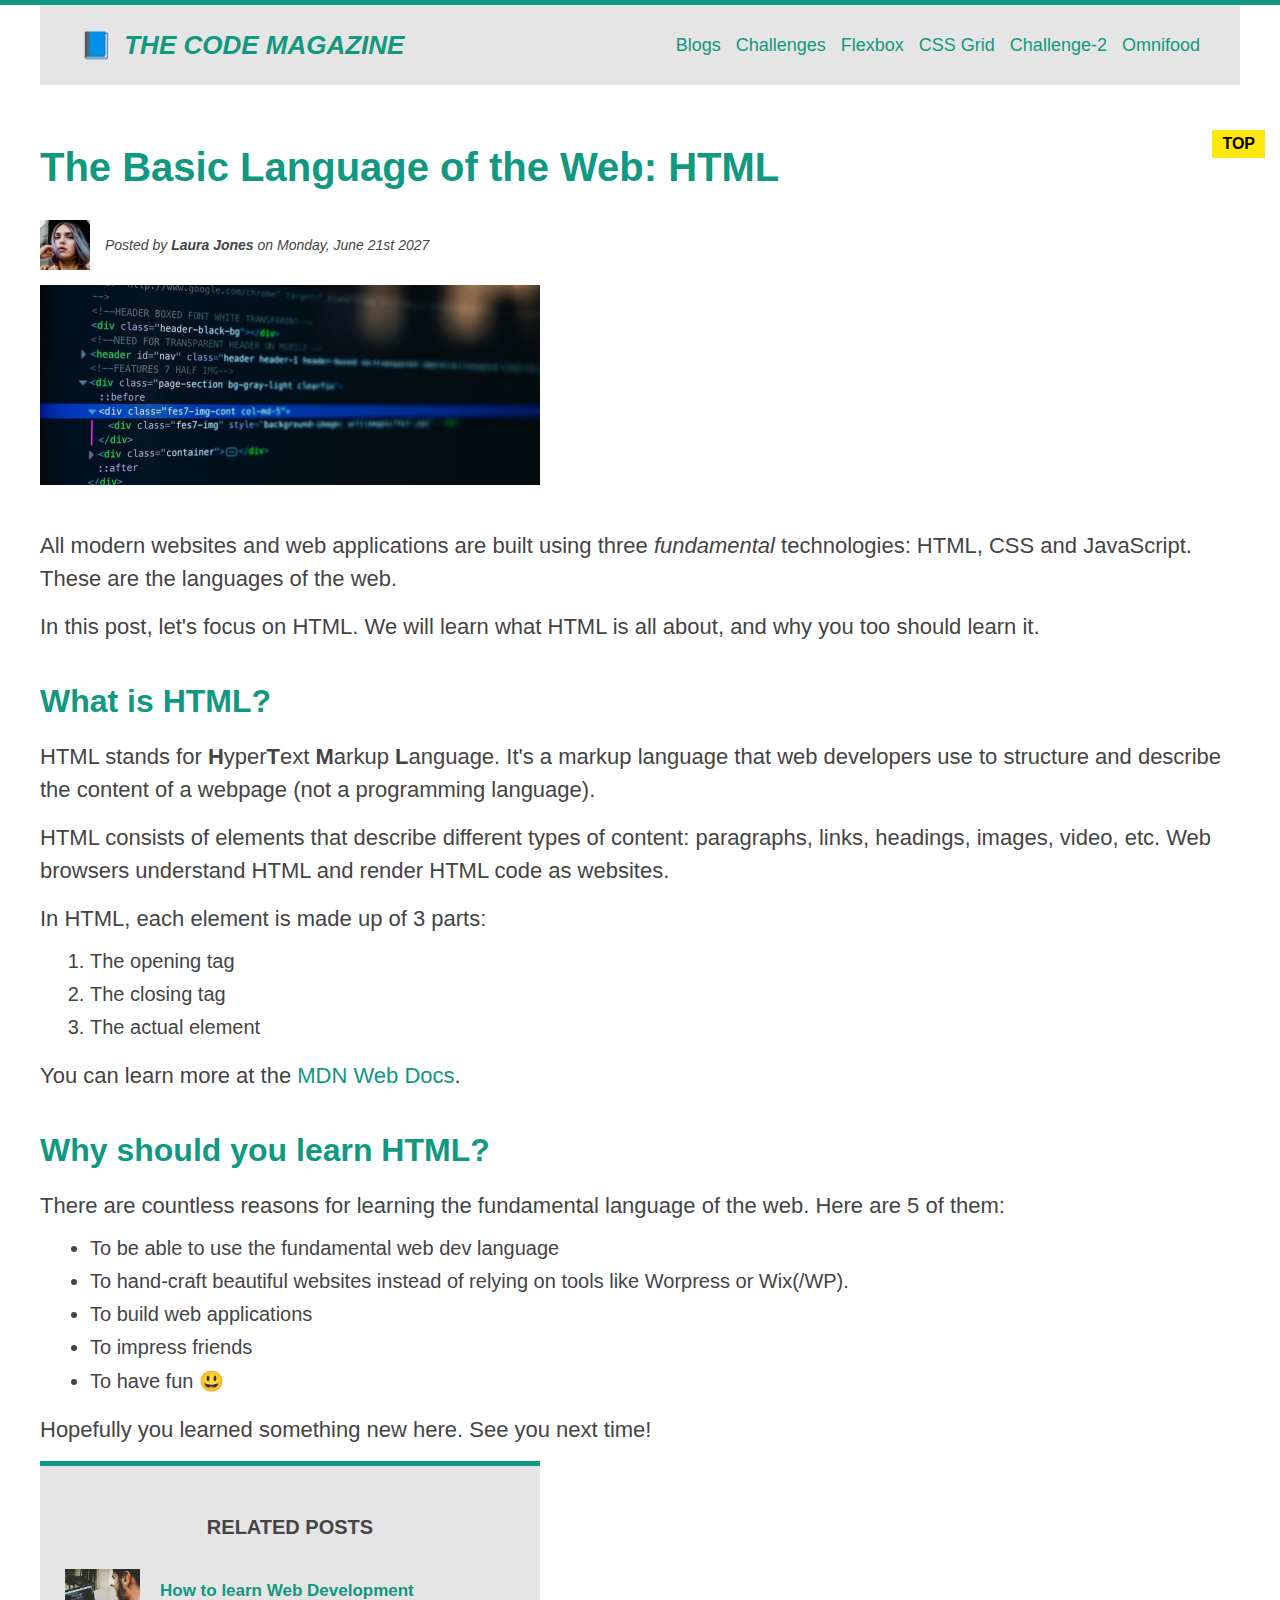
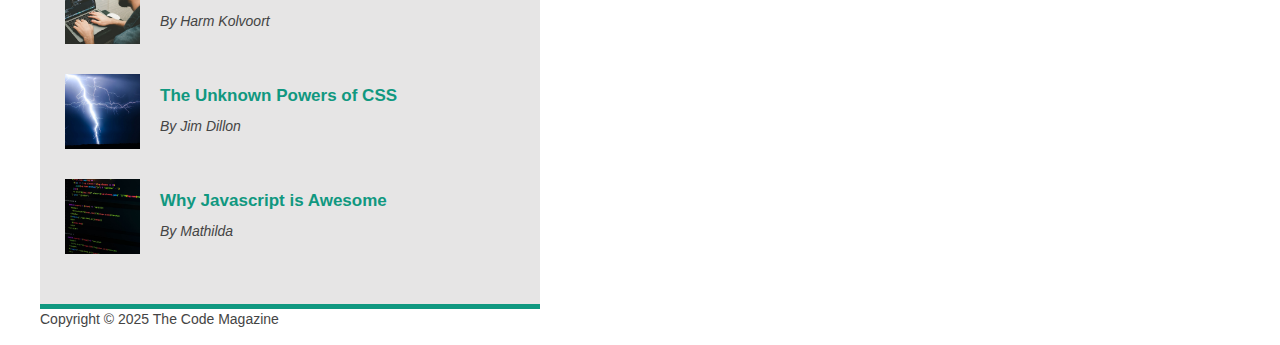
<file: index.html>
<!DOCTYPE html>
<html lang="en">
<head>
  <meta charset="utf-8"/>
  <link rel="stylesheet" href="styles.css"/>
  <title>BLOG</title>
</head>
<body>
<div class="container">
  <header class="main-header">
    <h1>📘 The Code Magazine</h1>
    <nav>
      <a href="blog.html">Blogs</a>
      <a href="#">Challenges</a>
      <a href="#">Flexbox</a>
      <a href="#">CSS Grid</a>
      <a href="challenge-2.html">Challenge-2</a>
      <a href="omnifood.html">Omnifood</a>
    </nav>
  </header>
  <article>
    <header class="post-header">
      <h2>The Basic Language of the Web: HTML</h2>
      <div class="author-box">
        <img class="author-img" src="img/laura-jones.jpg" alt="author profile" width="50" height="50"/>
        <p class="author">Posted by <strong>Laura Jones</strong> on Monday, June 21st 2027</p>
      </div>
      <img src="img/post-img.jpg" alt="HTML code on a screen" width="500" height="200" class="post-img"/>
    </header>

    <p>All modern websites and web applications are built using three <em>fundamental</em> technologies: HTML, CSS and
      JavaScript.
      These are the languages of the web.</p>
    <p>In this post, let's focus on HTML. We will learn what HTML is all about, and why you too should learn it.</p>

    <h3>What is HTML?</h3>
    <p>HTML stands for <strong>H</strong>yper<strong>T</strong>ext <strong>M</strong>arkup <strong>L</strong>anguage.
      It's
      a
      markup language that web developers use to structure and describe
      the content of a webpage (not a programming language).</p>
    <p>HTML consists of elements that describe different types of content: paragraphs, links, headings, images, video,
      etc.
      Web browsers understand HTML and render HTML code as websites.</p>
    <p>In HTML, each element is made up of 3 parts:</p>
    <ol>
      <li>The opening tag</li>
      <li>The closing tag</li>
      <li>The actual element</li>
    </ol>

    <p>You can learn more at the <a href="https://developer.mozilla.org/en-US/docs/Web/HTML" target="_blank">MDN Web
      Docs</a>.</p>

    <h3>Why should you learn HTML?</h3>
    <p>There are countless reasons for learning the fundamental language of the web. Here are 5 of them:</p>
    <ul>
      <li>To be able to use the fundamental web dev language</li>
      <li>To hand-craft beautiful websites instead of relying on tools like Worpress or Wix(/WP).</li>
      <li>To build web applications</li>
      <li>To impress friends</li>
      <li>To have fun 😃</li>
    </ul>
    <p>Hopefully you learned something new here. See you next time!</p>
  </article>
  <aside>
    <h4>Related posts</h4>
    <ul class="related-posts">
      <li class="related-post">
        <img src="img/related-1.jpg" alt="Software developer busy coding" width="75" height="75"/>
        <div>
          <a class="related-link" href="#">How to learn Web Development</a>
          <p class="related-author">By Harm Kolvoort</p>
        </div>
      </li>
      <li class="related-post">
        <img src="img/related-2.jpg" alt="Lightning" width="75" height="75"/>
        <div>
          <a class="related-link" href="#">The Unknown Powers of CSS</a>
          <p class="related-author">By Jim Dillon</p>
        </div>
      </li>
      <li class="related-post">
        <img src="img/related-3.jpg" alt="Javascript code on a screen" width="75" height="75"/>
        <div>
          <a class="related-link" href="#">Why Javascript is Awesome</a>
          <p class="related-author">By Mathilda</p>
        </div>
      </li>
    </ul>
  </aside>
  <footer>
    <p class="copyright">Copyright &copy; 2025 The Code Magazine</p>
  </footer>
</div>
</body>
</html>
</file>
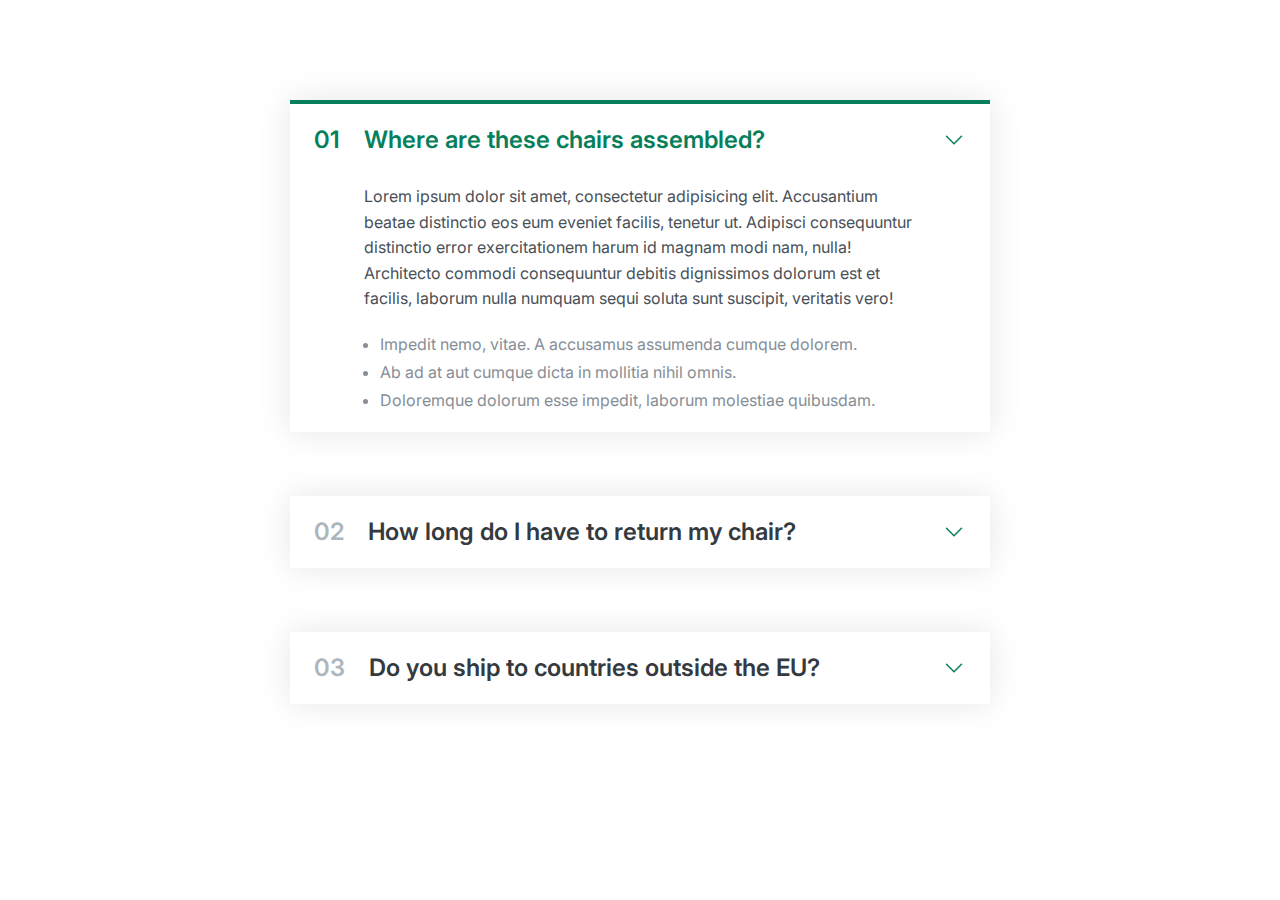
<file: accordion.html>
<!doctype html>
<html lang="en">
<head>
    <meta charset="UTF-8">
    <meta name="viewport"
          content="width=device-width, user-scalable=no, initial-scale=1.0, maximum-scale=1.0, minimum-scale=1.0">
    <meta http-equiv="X-UA-Compatible" content="ie=edge">
    <link rel="preconnect" href="https://fonts.gstatic.com" crossorigin>
    <link href="https://fonts.googleapis.com/css2?family=Inter:ital,opsz,wght@0,14..32,100..900;1,14..32,100..900&display=swap"
          rel="stylesheet">
    <title>Accordion</title>
    <style>
        /*
          SPACING SYSTEM (px)
          2 / 4 / 8 / 12 / 16 / 24 / 32 / 48 / 64 / 80 / 96 / 128

          FONT SIZE SYSTEM (px)
          10 / 12 / 14 / 16 / 18 / 20 / 24 / 30 / 36 / 44 / 52 / 62 / 74 / 86 / 98

          MAIN COLOR: #087f5b
          GRAY COLOR: #343a40
        */

        * {
            margin: 0;
            padding: 0;
            box-sizing: border-box;
        }

        body {
            font-family: 'Inter', sans-serif;
            color: #343a40;
            line-height: 1;
        }

        .accordion {
            width: 700px;
            margin: 100px auto;
            display: flex;
            flex-direction: column;
            gap: 64px;
        }

        .item {
            display: grid;
            grid-template-columns: auto 1fr auto;
            row-gap: 32px;
            column-gap: 24px;
            box-shadow: 0 0 32px rgba(0,0,0,0.1);
            padding: 24px;
            align-items: center;
        }

        .number, .title {
            /*color: #087f5b;*/
            font-size: 24px;
            font-weight: 600;
        }

        .number {
            color: #adb5bd;
        }

        .icon {
            stroke: #087f5b;
            height: 24px;
            width: 24px;
        }

        .hidden-box {
            grid-column: 2;
            display: none;
        }

        .open {
            border-top: 4px solid #087f5b;
        }

        .open .hidden-box {
            display: block;
        }

        .open .number, .open .title {
            color: #087f5b;
        }
        .hidden-box p {
            line-height: 1.6;
            margin-bottom: 24px;
            color: #495057;
        }

        .hidden-box ul {
            margin-left: 16px;
            color: #868e96;
            display: flex;
            flex-direction: column;
            gap: 12px;
        }
    </style>
</head>
<body>
<div class="accordion">
    <div class="item open">
        <div class="number">01</div>
        <div class="title">Where are these chairs assembled?</div>
        <svg class="icon"
             xmlns="http://www.w3.org/2000/svg"
             fill="none"
             viewBox="0 0 24 24"
             stroke-width="1.5"
             stroke="currentColor">
            <path stroke-linecap="round" stroke-linejoin="round" d="m19.5 8.25-7.5 7.5-7.5-7.5"/>
        </svg>
        <div class="hidden-box">
            <p>Lorem ipsum dolor sit amet, consectetur adipisicing elit. Accusantium beatae distinctio eos eum eveniet
                facilis, tenetur ut. Adipisci consequuntur distinctio error exercitationem harum id magnam modi nam,
                nulla!
                Architecto commodi consequuntur debitis dignissimos dolorum est et facilis, laborum nulla numquam sequi
                soluta sunt suscipit, veritatis vero!</p>
            <ul>
                <li>Impedit nemo, vitae. A accusamus assumenda cumque dolorem.</li>
                <li>Ab ad at aut cumque dicta in mollitia nihil omnis.</li>
                <li>Doloremque dolorum esse impedit, laborum molestiae quibusdam.</li>
            </ul>
        </div>
    </div>
    <div class="item">
        <div class="number">02</div>
        <div class="title">How long do I have to return my chair?</div>
        <svg class="icon"
             xmlns="http://www.w3.org/2000/svg"
             fill="none"
             viewBox="0 0 24 24"
             stroke-width="1.5"
             stroke="currentColor">
            <path stroke-linecap="round" stroke-linejoin="round" d="m19.5 8.25-7.5 7.5-7.5-7.5"/>
        </svg>
        <div class="hidden-box">
            <p>Lorem ipsum dolor sit amet, consectetur adipisicing elit. Accusantium beatae distinctio eos eum eveniet
                facilis, tenetur ut. Adipisci consequuntur distinctio error exercitationem harum!
            </p>
            <ul>
                <li>Impedit nemo, vitae. A accusamus assumenda cumque dolorem.</li>
                <li>Ab ad at aut cumque dicta in mollitia nihil omnis.</li>
                <li>Doloremque dolorum esse impedit, laborum molestiae quibusdam.</li>
                <li>Ex fugit laboriosam officiis quae quidem ullam.</li>
            </ul>
        </div>
    </div>
    <div class="item">
        <div class="number">03</div>
        <div class="title">Do you ship to countries outside the EU?</div>
        <svg class="icon"
             xmlns="http://www.w3.org/2000/svg"
             fill="none"
             viewBox="0 0 24 24"
             stroke-width="1.5"
             stroke="currentColor">
            <path stroke-linecap="round" stroke-linejoin="round" d="m19.5 8.25-7.5 7.5-7.5-7.5"/>
        </svg>
        <div class="hidden-box">
            <p>Lorem ipsum dolor sit amet, consectetur adipisicing elit. Accusantium beatae distinctio eos eum eveniet
                facilis, tenetur ut. Adipisci consequuntur distinctio error exercitationem harum id magnam modi nam,
                nulla!
                Architecto commodi consequuntur debitis dignissimos dolorum est et facilis, laborum nulla numquam sequi
                soluta sunt suscipit, veritatis vero!</p>
            <ul>
                <li>Impedit nemo, vitae. A accusamus assumenda cumque dolorem.</li>
                <li>Ab ad at aut cumque dicta in mollitia nihil omnis.</li>
                <li>Doloremque dolorum esse impedit, laborum molestiae quibusdam.</li>
            </ul>
        </div>
    </div>
</div>
</body>
</html>
</file>
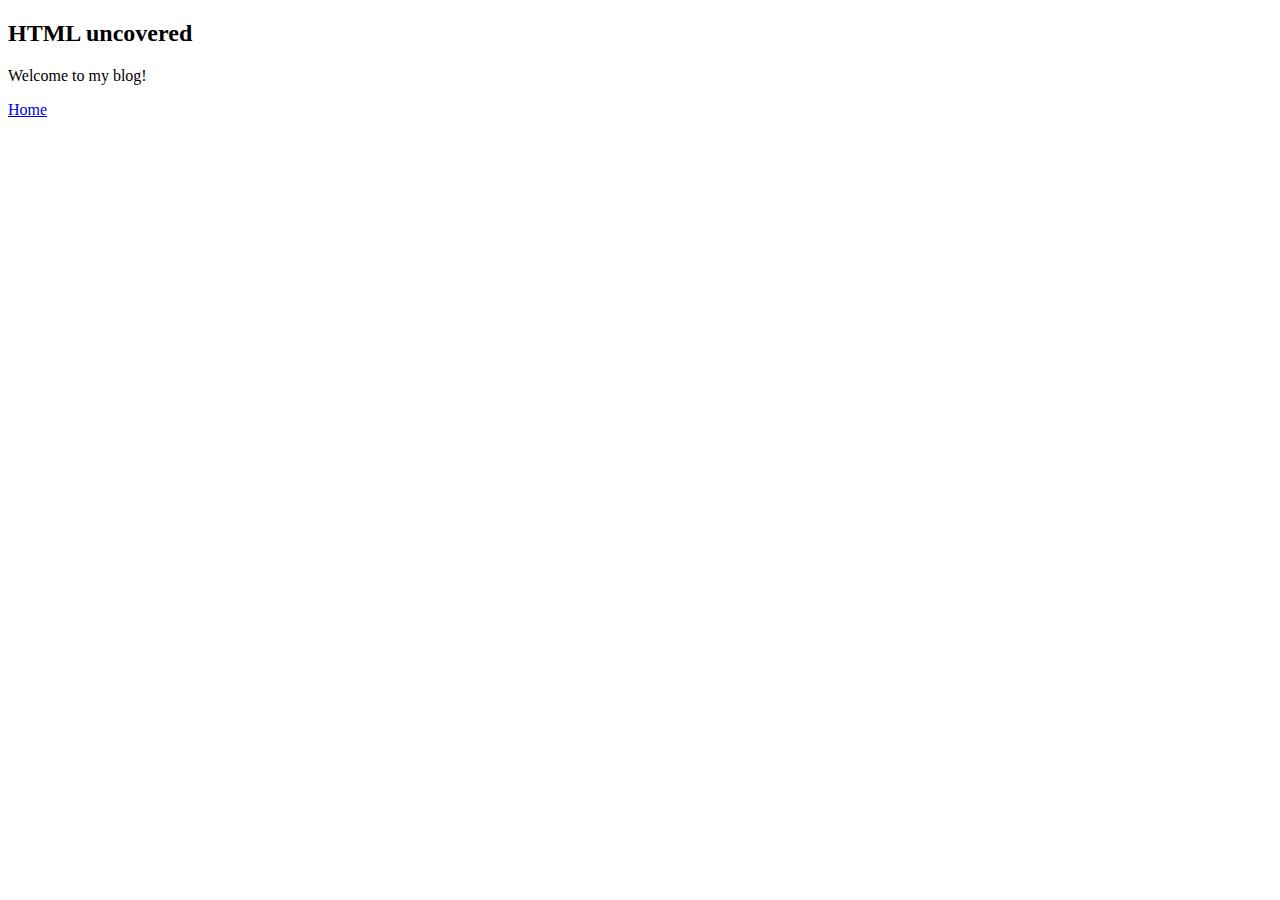
<file: blog.html>
<!DOCTYPE html>
<html lang="en">
<head>
    <meta charset="UTF-8">
    <title>Blog</title>
</head>
<body>
<h2>HTML uncovered</h2>
<p>Welcome to my blog!</p>
<a href="index.html">Home</a>
</body>
</html>
</file>
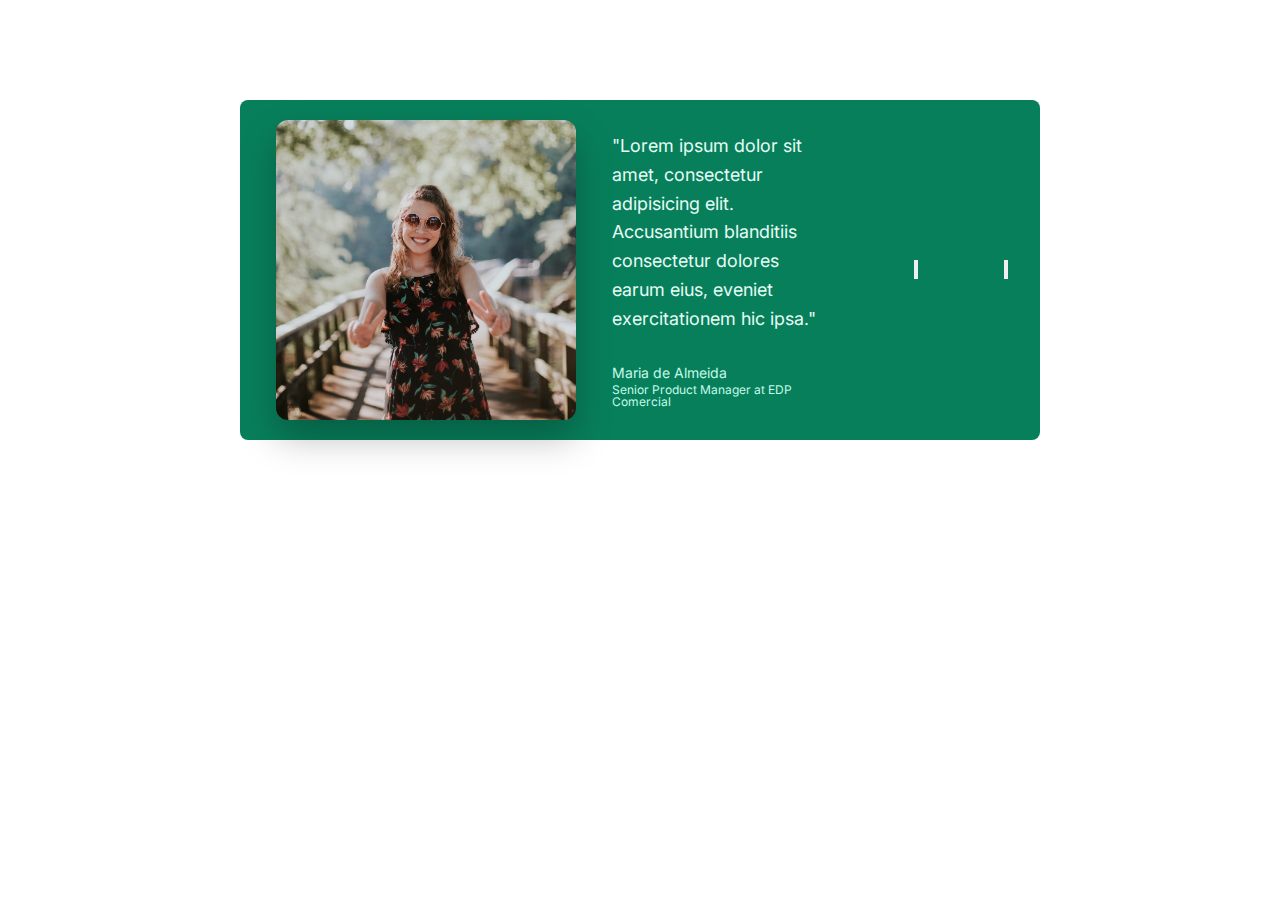
<file: carousel.html>
<!doctype html>
<html lang="en">
<head>
  <meta charset="UTF-8">
  <meta name="viewport"
        content="width=device-width, user-scalable=no, initial-scale=1.0, maximum-scale=1.0, minimum-scale=1.0">
  <meta http-equiv="X-UA-Compatible" content="ie=edge">
  <link rel="preconnect" href="https://fonts.gstatic.com" crossorigin>
  <link
    href="https://fonts.googleapis.com/css2?family=Inter:ital,opsz,wght@0,14..32,100..900;1,14..32,100..900&display=swap"
    rel="stylesheet">
  <title>Carousel</title>
  <style>
    /*
      SPACING SYSTEM (px)
      2 / 4 / 8 / 12 / 16 / 24 / 32 / 48 / 64 / 80 / 96 / 128

      FONT SIZE SYSTEM (px)
      10 / 12 / 14 / 16 / 18 / 20 / 24 / 30 / 36 / 44 / 52 / 62 / 74 / 86 / 98

      MAIN COLOR: #087f5b
      GRAY COLOR: #343a40
    */

    * {
      margin: 0;
      padding: 0;
      box-sizing: border-box;
    }

    body {
      font-family: 'Inter', sans-serif;
      color: #343a40;
      line-height: 1;
    }

    .carousel {
      background-color: #087f5b;
      width: 800px;
      margin: 100px auto;
      border-radius: 8px;
      padding: 32px;
      padding-left: 86px;
      display: flex;
      align-items: center;
      gap: 86px;
    }

    img {
      height: 200px;
      border-radius: 8px;

      transform: scale(1.5);
      box-shadow: 0 12px 24px 0 rgba(0, 0, 0, 0.25)
    }

    .testimonial-text {
      font-size: 18px;
      line-height: 1.6;
      margin-bottom: 32px;
      color: #e6fcf5;
    }

    .testimonial-author {
      font-size: 14px;
      margin-bottom: 4px;
      color: #c3fae8;
    }

    .testimonial-job-title {
      font-size: 12px;
      color: #c3fae8;
    }

    .btn {

    }

    .btn-icon {

    }
  </style>
</head>
<body>
<div class="carousel">
  <img src="img/maria.jpg" alt="Maria de Almeida">
  <blockquote>
    <p class="testimonial-text">"Lorem ipsum dolor sit amet, consectetur adipisicing elit. Accusantium blanditiis
      consectetur dolores earum eius, eveniet exercitationem hic ipsa."</p>
    <p class="testimonial-author">Maria de Almeida</p>
    <p class="testimonial-job-title">Senior Product Manager at EDP Comercial</p>
  </blockquote>
  <button class="btn">
    <svg xmlns="http://www.w3.org/2000/svg" fill="none" viewBox="0 0 24 24" stroke-width="1.5" stroke="currentColor"
         class="btn-icon">
      <path stroke-linecap="round" stroke-linejoin="round" d="M15.75 19.5 8.25 12l7.5-7.5"/>
    </svg>
  </button>
  <button class="btn">
    <svg xmlns="http://www.w3.org/2000/svg" fill="none" viewBox="0 0 24 24" stroke-width="1.5" stroke="currentColor"
         class="btn-icon">
      <path stroke-linecap="round" stroke-linejoin="round" d="m8.25 4.5 7.5 7.5-7.5 7.5"/>
    </svg>
  </button>
</div>
</body>
</html>
</file>
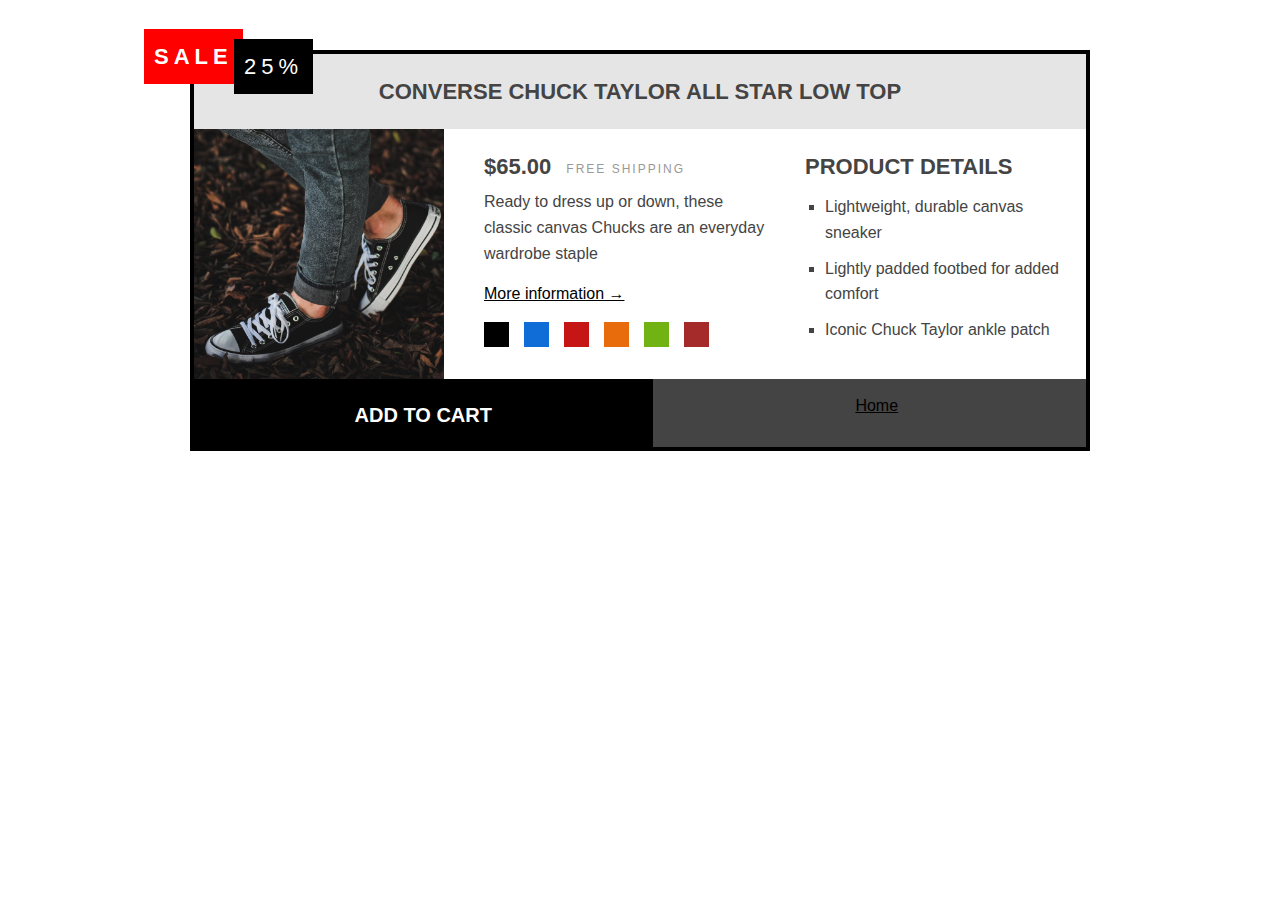
<file: challenge-2.html>
<!DOCTYPE html>
<html lang="en">
<head>
  <meta charset="UTF-8">
  <title>Challenge-2</title>
  <link href="challenge-2-styles.css" rel="stylesheet">
</head>
<body>
<article class="product">
  <h2 class="product-title">Converse Chuck Taylor All Star Low Top</h2>
  <p class="percentage">25%</p>
  <img class="product-img" src="img/challenges.jpg" alt="Two legs with shoes" width="250" height="250"/>
  <div class="product-info">
    <div class="price-container">
      <p class="price"><strong>$65.00</strong></p>
      <p class="shipping">Free shipping</p>
    </div>
    <p class="description">Ready to dress up or down, these classic canvas Chucks are an everyday wardrobe staple</p>
    <a class="more-info" href="#">More information &rarr;</a>
    <div class="colors">
      <div class="color"></div>
      <div class="color"></div>
      <div class="color"></div>
      <div class="color"></div>
      <div class="color"></div>
      <div class="color"></div>
    </div>
  </div>
  <div class="product-details">
    <h3 class="details-title">Product details</h3>
    <ul class="details-list">
      <li>Lightweight, durable canvas sneaker</li>
      <li>Lightly padded footbed for added comfort</li>
      <li>Iconic Chuck Taylor ankle patch</li>
    </ul>
  </div>
  <div class="button-container">
    <button class="add-cart">Add to cart</button>
    <p class="more-info-wrapper"><a class="more-info" href="index.html">Home</a></p>
  </div>
</article>
</body>
</html>
</file>
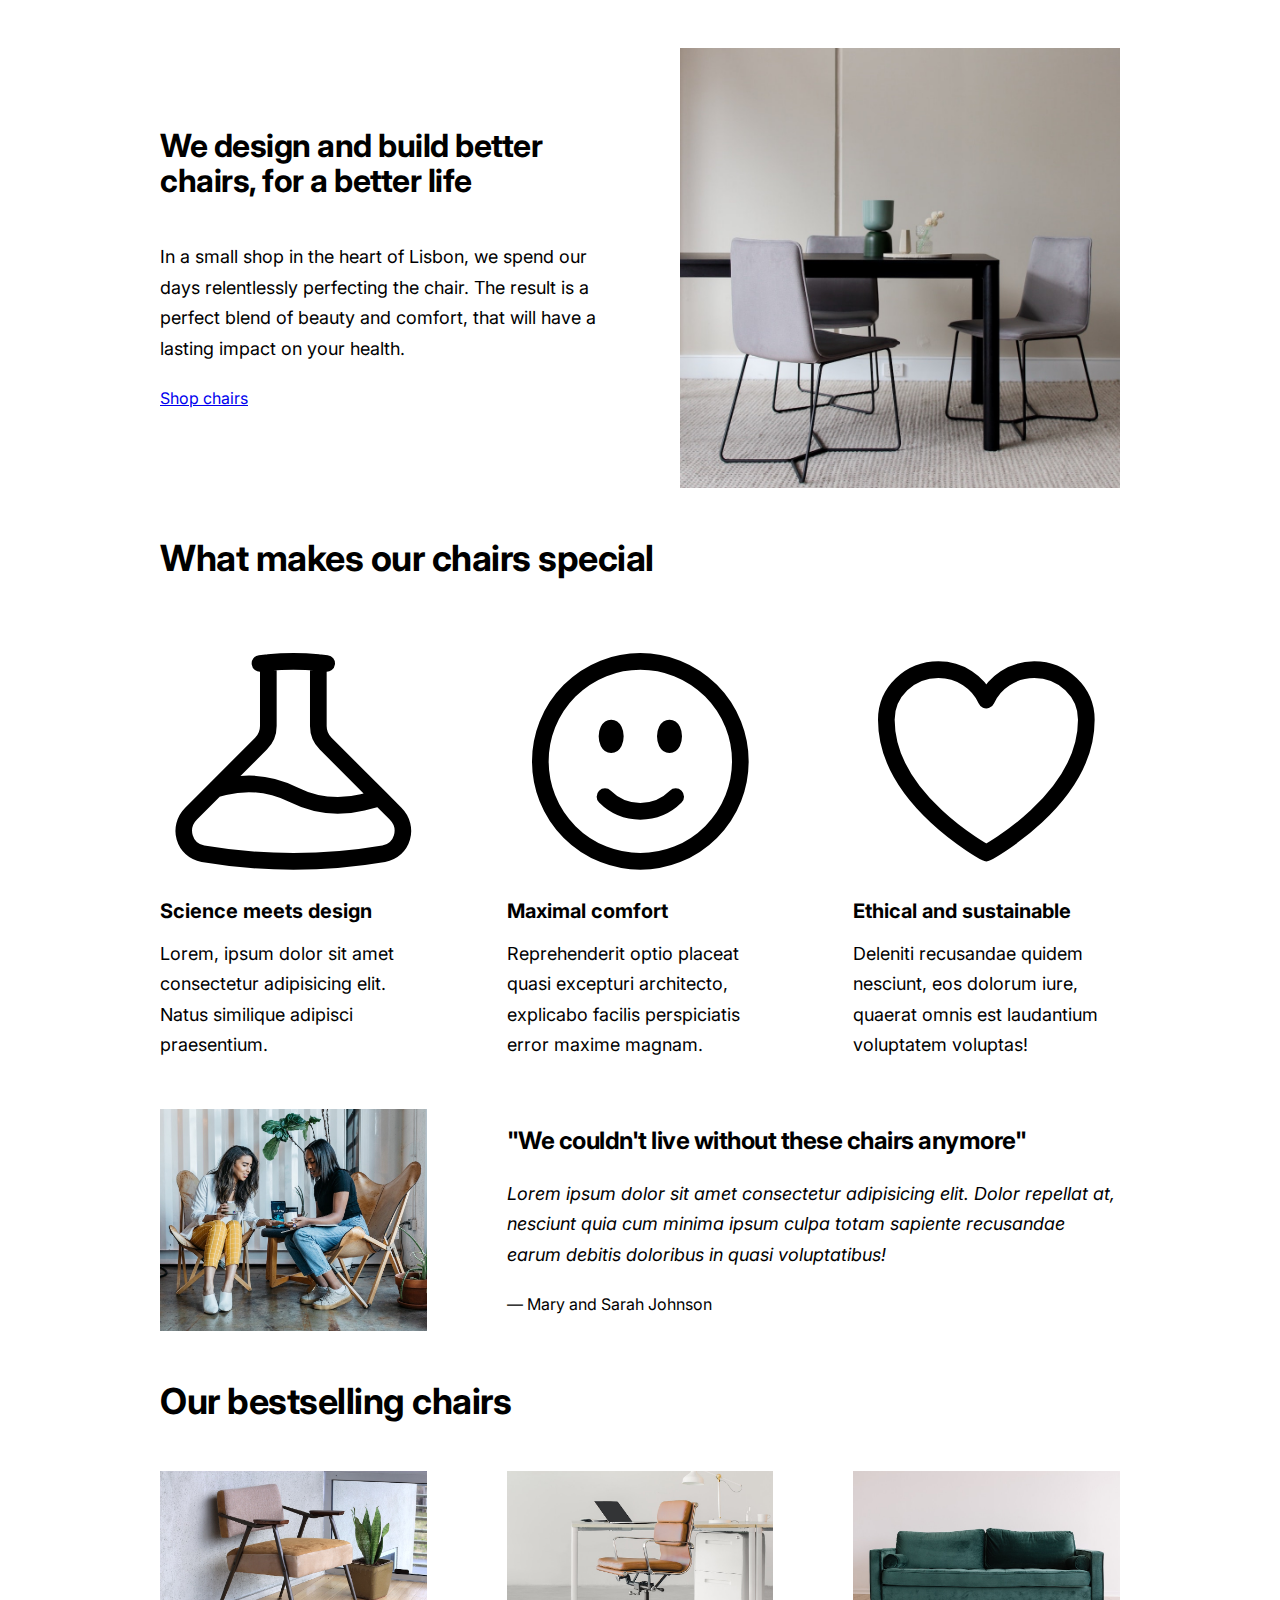
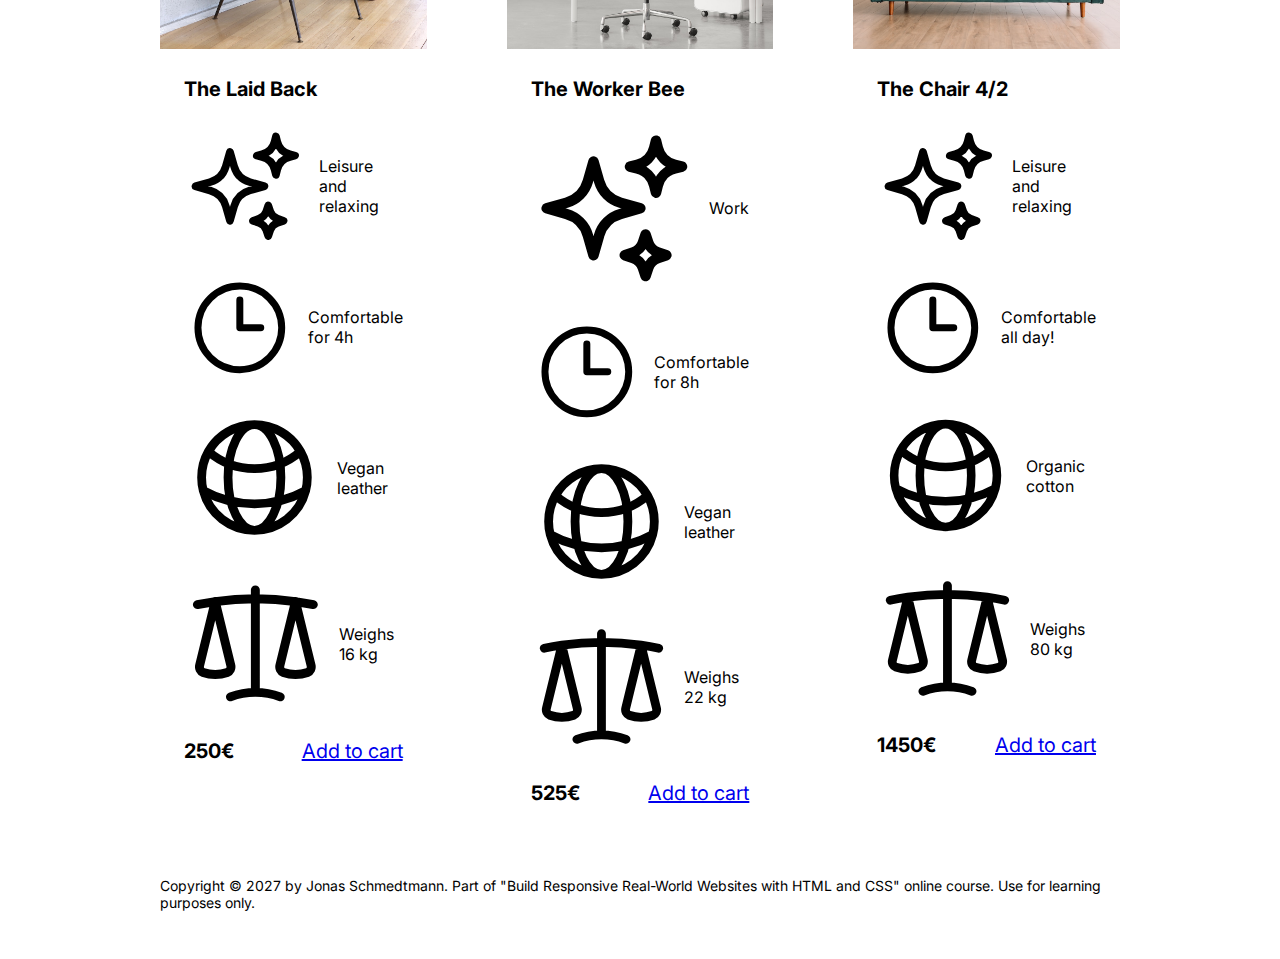
<file: design.html>
<!DOCTYPE html>
<html lang="en">
<head>
    <meta charset="UTF-8"/>
    <meta http-equiv="X-UA-Compatible" content="IE=edge"/>
    <meta name="viewport" content="width=device-width, initial-scale=1.0"/>
    <link rel="preconnect" href="https://fonts.googleapis.com">
    <link rel="preconnect" href="https://fonts.gstatic.com" crossorigin>
    <link href="https://fonts.googleapis.com/css2?family=Inter:ital,opsz,wght@0,14..32,100..900;1,14..32,100..900&display=swap"
          rel="stylesheet">
    <link rel="stylesheet" href="design-style.css"/>
    <title>Lisbon Chair Shop</title>
</head>
<body>
<div class="container">
    <header>
        <div class="header-text-box">
            <h1>We design and build better chairs, for a better life</h1>
            <p class="header-text">
                In a small shop in the heart of Lisbon, we spend our days
                relentlessly perfecting the chair. The result is a perfect blend of
                beauty and comfort, that will have a lasting impact on your health.
            </p>
            <a class="btn btn--big" href="#">Shop chairs</a>
        </div>
        <img src="img/hero.jpg" alt="Hero"/>
    </header>

    <section>
        <h2>What makes our chairs special</h2>
        <div class="grid-3-cols">
            <div>
                <svg xmlns="http://www.w3.org/2000/svg" fill="none" viewBox="0 0 24 24" stroke-width="1.5"
                     stroke="currentColor" class="features-icon">
                    <path stroke-linecap="round" stroke-linejoin="round"
                          d="M9.75 3.104v5.714a2.25 2.25 0 0 1-.659 1.591L5 14.5M9.75 3.104c-.251.023-.501.05-.75.082m.75-.082a24.301 24.301 0 0 1 4.5 0m0 0v5.714c0 .597.237 1.17.659 1.591L19.8 15.3M14.25 3.104c.251.023.501.05.75.082M19.8 15.3l-1.57.393A9.065 9.065 0 0 1 12 15a9.065 9.065 0 0 0-6.23-.693L5 14.5m14.8.8 1.402 1.402c1.232 1.232.65 3.318-1.067 3.611A48.309 48.309 0 0 1 12 21c-2.773 0-5.491-.235-8.135-.687-1.718-.293-2.3-2.379-1.067-3.61L5 14.5"/>
                </svg>
                <p class="features-title"><strong>Science meets design</strong></p>
                <p class="features-text">
                    Lorem, ipsum dolor sit amet consectetur adipisicing elit. Natus
                    similique adipisci praesentium.
                </p>
            </div>

            <div>
                <svg xmlns="http://www.w3.org/2000/svg" fill="none" viewBox="0 0 24 24" stroke-width="1.5"
                     stroke="currentColor" class="features-icon">
                    <path stroke-linecap="round" stroke-linejoin="round"
                          d="M15.182 15.182a4.5 4.5 0 0 1-6.364 0M21 12a9 9 0 1 1-18 0 9 9 0 0 1 18 0ZM9.75 9.75c0 .414-.168.75-.375.75S9 10.164 9 9.75 9.168 9 9.375 9s.375.336.375.75Zm-.375 0h.008v.015h-.008V9.75Zm5.625 0c0 .414-.168.75-.375.75s-.375-.336-.375-.75.168-.75.375-.75.375.336.375.75Zm-.375 0h.008v.015h-.008V9.75Z"/>
                </svg>
                <p class="features-title">
                    <strong>Maximal comfort</strong>
                </p>
                <p class="features-text">
                    Reprehenderit optio placeat quasi excepturi architecto, explicabo
                    facilis perspiciatis error maxime magnam.
                </p>
            </div>

            <div>
                <svg xmlns="http://www.w3.org/2000/svg" fill="none" viewBox="0 0 24 24" stroke-width="1.5"
                     stroke="currentColor" class="features-icon">
                    <path stroke-linecap="round" stroke-linejoin="round"
                          d="M21 8.25c0-2.485-2.099-4.5-4.688-4.5-1.935 0-3.597 1.126-4.312 2.733-.715-1.607-2.377-2.733-4.313-2.733C5.1 3.75 3 5.765 3 8.25c0 7.22 9 12 9 12s9-4.78 9-12Z"/>
                </svg>

                <p class="features-title">
                    <strong>Ethical and sustainable</strong>
                </p>
                <p class="features-text">
                    Deleniti recusandae quidem nesciunt, eos dolorum iure, quaerat
                    omnis est laudantium voluptatem voluptas!
                </p>
            </div>
        </div>
    </section>

    <section class="testimonial-section">
        <div class="grid-3-cols">
            <img src="img/customers.jpg" alt="People sitting on chairs"/>
            <div class="testimonial-box">
                <h2>"We couldn't live without these chairs anymore"</h2>
                <blockquote class="testimonial-text">
                    Lorem ipsum dolor sit amet consectetur adipisicing elit. Dolor
                    repellat at, nesciunt quia cum minima ipsum culpa totam sapiente
                    recusandae earum debitis doloribus in quasi voluptatibus!
                </blockquote>
                <p class="testimonial-author">&mdash; Mary and Sarah Johnson</p>
            </div>
        </div>
    </section>

    <section>
        <h2>Our bestselling chairs</h2>
        <div class="grid-3-cols">
            <figure class="chair">
                <img src="img/chair-1.jpg" alt="Chair"/>
                <div class="chair-box">
                    <h3>The Laid Back</h3>
                    <ul class="chair-details">
                        <li>
                            <svg xmlns="http://www.w3.org/2000/svg" fill="none" viewBox="0 0 24 24" stroke-width="1.5"
                                 stroke="currentColor" class="chair-icon">
                                <path stroke-linecap="round" stroke-linejoin="round"
                                      d="M9.813 15.904 9 18.75l-.813-2.846a4.5 4.5 0 0 0-3.09-3.09L2.25 12l2.846-.813a4.5 4.5 0 0 0 3.09-3.09L9 5.25l.813 2.846a4.5 4.5 0 0 0 3.09 3.09L15.75 12l-2.846.813a4.5 4.5 0 0 0-3.09 3.09ZM18.259 8.715 18 9.75l-.259-1.035a3.375 3.375 0 0 0-2.455-2.456L14.25 6l1.036-.259a3.375 3.375 0 0 0 2.455-2.456L18 2.25l.259 1.035a3.375 3.375 0 0 0 2.456 2.456L21.75 6l-1.035.259a3.375 3.375 0 0 0-2.456 2.456ZM16.894 20.567 16.5 21.75l-.394-1.183a2.25 2.25 0 0 0-1.423-1.423L13.5 18.75l1.183-.394a2.25 2.25 0 0 0 1.423-1.423l.394-1.183.394 1.183a2.25 2.25 0 0 0 1.423 1.423l1.183.394-1.183.394a2.25 2.25 0 0 0-1.423 1.423Z"/>
                            </svg>
                            <!-- Span is a generic INLINE text element, it doesn't have any meaning. It's like a div element, but inline -->
                            <span>Leisure and relaxing</span>
                        </li>
                        <li>
                            <svg xmlns="http://www.w3.org/2000/svg" fill="none" viewBox="0 0 24 24" stroke-width="1.5"
                                 stroke="currentColor" class="chair-icon">
                                <path stroke-linecap="round" stroke-linejoin="round"
                                      d="M12 6v6h4.5m4.5 0a9 9 0 1 1-18 0 9 9 0 0 1 18 0Z"/>
                            </svg>
                            <span>Comfortable for 4h</span>
                        </li>
                        <li>
                            <svg xmlns="http://www.w3.org/2000/svg" fill="none" viewBox="0 0 24 24" stroke-width="1.5"
                                 stroke="currentColor" class="chair-icon">
                                <path stroke-linecap="round" stroke-linejoin="round"
                                      d="M12 21a9.004 9.004 0 0 0 8.716-6.747M12 21a9.004 9.004 0 0 1-8.716-6.747M12 21c2.485 0 4.5-4.03 4.5-9S14.485 3 12 3m0 18c-2.485 0-4.5-4.03-4.5-9S9.515 3 12 3m0 0a8.997 8.997 0 0 1 7.843 4.582M12 3a8.997 8.997 0 0 0-7.843 4.582m15.686 0A11.953 11.953 0 0 1 12 10.5c-2.998 0-5.74-1.1-7.843-2.918m15.686 0A8.959 8.959 0 0 1 21 12c0 .778-.099 1.533-.284 2.253m0 0A17.919 17.919 0 0 1 12 16.5c-3.162 0-6.133-.815-8.716-2.247m0 0A9.015 9.015 0 0 1 3 12c0-1.605.42-3.113 1.157-4.418"/>
                            </svg>
                            <span>Vegan leather</span>
                        </li>
                        <li>
                            <svg xmlns="http://www.w3.org/2000/svg" fill="none" viewBox="0 0 24 24" stroke-width="1.5"
                                 stroke="currentColor" class="chair-icon">
                                <path stroke-linecap="round" stroke-linejoin="round"
                                      d="M12 3v17.25m0 0c-1.472 0-2.882.265-4.185.75M12 20.25c1.472 0 2.882.265 4.185.75M18.75 4.97A48.416 48.416 0 0 0 12 4.5c-2.291 0-4.545.16-6.75.47m13.5 0c1.01.143 2.01.317 3 .52m-3-.52 2.62 10.726c.122.499-.106 1.028-.589 1.202a5.988 5.988 0 0 1-2.031.352 5.988 5.988 0 0 1-2.031-.352c-.483-.174-.711-.703-.59-1.202L18.75 4.971Zm-16.5.52c.99-.203 1.99-.377 3-.52m0 0 2.62 10.726c.122.499-.106 1.028-.589 1.202a5.989 5.989 0 0 1-2.031.352 5.989 5.989 0 0 1-2.031-.352c-.483-.174-.711-.703-.59-1.202L5.25 4.971Z"/>
                            </svg>
                            <span>Weighs 16 kg</span>
                        </li>
                    </ul>
                    <div class="chair-price">
                        <strong>250€</strong>
                        <a href="#" class="btn btn--small">Add to cart</a>
                    </div>
                </div>
            </figure>

            <figure class="chair">
                <img src="img/chair-2.jpg" alt="Chair"/>
                <div class="chair-box">
                    <h3>The Worker Bee</h3>
                    <ul class="chair-details">
                        <li>
                            <svg xmlns="http://www.w3.org/2000/svg" fill="none" viewBox="0 0 24 24" stroke-width="1.5"
                                 stroke="currentColor" class="chair-icon">
                                <path stroke-linecap="round" stroke-linejoin="round"
                                      d="M9.813 15.904 9 18.75l-.813-2.846a4.5 4.5 0 0 0-3.09-3.09L2.25 12l2.846-.813a4.5 4.5 0 0 0 3.09-3.09L9 5.25l.813 2.846a4.5 4.5 0 0 0 3.09 3.09L15.75 12l-2.846.813a4.5 4.5 0 0 0-3.09 3.09ZM18.259 8.715 18 9.75l-.259-1.035a3.375 3.375 0 0 0-2.455-2.456L14.25 6l1.036-.259a3.375 3.375 0 0 0 2.455-2.456L18 2.25l.259 1.035a3.375 3.375 0 0 0 2.456 2.456L21.75 6l-1.035.259a3.375 3.375 0 0 0-2.456 2.456ZM16.894 20.567 16.5 21.75l-.394-1.183a2.25 2.25 0 0 0-1.423-1.423L13.5 18.75l1.183-.394a2.25 2.25 0 0 0 1.423-1.423l.394-1.183.394 1.183a2.25 2.25 0 0 0 1.423 1.423l1.183.394-1.183.394a2.25 2.25 0 0 0-1.423 1.423Z"/>
                            </svg>
                            <span>Work</span>
                        </li>
                        <li>
                            <svg xmlns="http://www.w3.org/2000/svg" fill="none" viewBox="0 0 24 24" stroke-width="1.5"
                                 stroke="currentColor" class="chair-icon">
                                <path stroke-linecap="round" stroke-linejoin="round"
                                      d="M12 6v6h4.5m4.5 0a9 9 0 1 1-18 0 9 9 0 0 1 18 0Z"/>
                            </svg>
                            <span>Comfortable for 8h</span>
                        </li>
                        <li>
                            <svg xmlns="http://www.w3.org/2000/svg" fill="none" viewBox="0 0 24 24" stroke-width="1.5"
                                 stroke="currentColor" class="chair-icon">
                                <path stroke-linecap="round" stroke-linejoin="round"
                                      d="M12 21a9.004 9.004 0 0 0 8.716-6.747M12 21a9.004 9.004 0 0 1-8.716-6.747M12 21c2.485 0 4.5-4.03 4.5-9S14.485 3 12 3m0 18c-2.485 0-4.5-4.03-4.5-9S9.515 3 12 3m0 0a8.997 8.997 0 0 1 7.843 4.582M12 3a8.997 8.997 0 0 0-7.843 4.582m15.686 0A11.953 11.953 0 0 1 12 10.5c-2.998 0-5.74-1.1-7.843-2.918m15.686 0A8.959 8.959 0 0 1 21 12c0 .778-.099 1.533-.284 2.253m0 0A17.919 17.919 0 0 1 12 16.5c-3.162 0-6.133-.815-8.716-2.247m0 0A9.015 9.015 0 0 1 3 12c0-1.605.42-3.113 1.157-4.418"/>
                            </svg>
                            <span>Vegan leather</span>
                        </li>
                        <li>
                            <svg xmlns="http://www.w3.org/2000/svg" fill="none" viewBox="0 0 24 24" stroke-width="1.5"
                                 stroke="currentColor" class="chair-icon">
                                <path stroke-linecap="round" stroke-linejoin="round"
                                      d="M12 3v17.25m0 0c-1.472 0-2.882.265-4.185.75M12 20.25c1.472 0 2.882.265 4.185.75M18.75 4.97A48.416 48.416 0 0 0 12 4.5c-2.291 0-4.545.16-6.75.47m13.5 0c1.01.143 2.01.317 3 .52m-3-.52 2.62 10.726c.122.499-.106 1.028-.589 1.202a5.988 5.988 0 0 1-2.031.352 5.988 5.988 0 0 1-2.031-.352c-.483-.174-.711-.703-.59-1.202L18.75 4.971Zm-16.5.52c.99-.203 1.99-.377 3-.52m0 0 2.62 10.726c.122.499-.106 1.028-.589 1.202a5.989 5.989 0 0 1-2.031.352 5.989 5.989 0 0 1-2.031-.352c-.483-.174-.711-.703-.59-1.202L5.25 4.971Z"/>
                            </svg>
                            <span>Weighs 22 kg</span>
                        </li>
                    </ul>
                    <div class="chair-price">
                        <strong>525€</strong>
                        <a href="#" class="btn btn--small">Add to cart</a>
                    </div>
                </div>
            </figure>

            <figure class="chair">
                <img src="img/chair-3.jpg" alt="Chair"/>
                <div class="chair-box">
                    <h3>The Chair 4/2</h3>
                    <ul class="chair-details">
                        <li>
                            <svg xmlns="http://www.w3.org/2000/svg" fill="none" viewBox="0 0 24 24" stroke-width="1.5"
                                 stroke="currentColor" class="chair-icon">
                                <path stroke-linecap="round" stroke-linejoin="round"
                                      d="M9.813 15.904 9 18.75l-.813-2.846a4.5 4.5 0 0 0-3.09-3.09L2.25 12l2.846-.813a4.5 4.5 0 0 0 3.09-3.09L9 5.25l.813 2.846a4.5 4.5 0 0 0 3.09 3.09L15.75 12l-2.846.813a4.5 4.5 0 0 0-3.09 3.09ZM18.259 8.715 18 9.75l-.259-1.035a3.375 3.375 0 0 0-2.455-2.456L14.25 6l1.036-.259a3.375 3.375 0 0 0 2.455-2.456L18 2.25l.259 1.035a3.375 3.375 0 0 0 2.456 2.456L21.75 6l-1.035.259a3.375 3.375 0 0 0-2.456 2.456ZM16.894 20.567 16.5 21.75l-.394-1.183a2.25 2.25 0 0 0-1.423-1.423L13.5 18.75l1.183-.394a2.25 2.25 0 0 0 1.423-1.423l.394-1.183.394 1.183a2.25 2.25 0 0 0 1.423 1.423l1.183.394-1.183.394a2.25 2.25 0 0 0-1.423 1.423Z"/>
                            </svg>
                            <span>Leisure and relaxing</span>
                        </li>
                        <li>
                            <svg xmlns="http://www.w3.org/2000/svg" fill="none" viewBox="0 0 24 24" stroke-width="1.5"
                                 stroke="currentColor" class="chair-icon">
                                <path stroke-linecap="round" stroke-linejoin="round"
                                      d="M12 6v6h4.5m4.5 0a9 9 0 1 1-18 0 9 9 0 0 1 18 0Z"/>
                            </svg>
                            <span>Comfortable all day!</span>
                        </li>
                        <li>
                            <svg xmlns="http://www.w3.org/2000/svg" fill="none" viewBox="0 0 24 24" stroke-width="1.5"
                                 stroke="currentColor" class="chair-icon">
                                <path stroke-linecap="round" stroke-linejoin="round"
                                      d="M12 21a9.004 9.004 0 0 0 8.716-6.747M12 21a9.004 9.004 0 0 1-8.716-6.747M12 21c2.485 0 4.5-4.03 4.5-9S14.485 3 12 3m0 18c-2.485 0-4.5-4.03-4.5-9S9.515 3 12 3m0 0a8.997 8.997 0 0 1 7.843 4.582M12 3a8.997 8.997 0 0 0-7.843 4.582m15.686 0A11.953 11.953 0 0 1 12 10.5c-2.998 0-5.74-1.1-7.843-2.918m15.686 0A8.959 8.959 0 0 1 21 12c0 .778-.099 1.533-.284 2.253m0 0A17.919 17.919 0 0 1 12 16.5c-3.162 0-6.133-.815-8.716-2.247m0 0A9.015 9.015 0 0 1 3 12c0-1.605.42-3.113 1.157-4.418"/>
                            </svg>
                            <span>Organic cotton</span>
                        </li>
                        <li>
                            <svg xmlns="http://www.w3.org/2000/svg" fill="none" viewBox="0 0 24 24" stroke-width="1.5"
                                 stroke="currentColor" class="chair-icon">
                                <path stroke-linecap="round" stroke-linejoin="round"
                                      d="M12 3v17.25m0 0c-1.472 0-2.882.265-4.185.75M12 20.25c1.472 0 2.882.265 4.185.75M18.75 4.97A48.416 48.416 0 0 0 12 4.5c-2.291 0-4.545.16-6.75.47m13.5 0c1.01.143 2.01.317 3 .52m-3-.52 2.62 10.726c.122.499-.106 1.028-.589 1.202a5.988 5.988 0 0 1-2.031.352 5.988 5.988 0 0 1-2.031-.352c-.483-.174-.711-.703-.59-1.202L18.75 4.971Zm-16.5.52c.99-.203 1.99-.377 3-.52m0 0 2.62 10.726c.122.499-.106 1.028-.589 1.202a5.989 5.989 0 0 1-2.031.352 5.989 5.989 0 0 1-2.031-.352c-.483-.174-.711-.703-.59-1.202L5.25 4.971Z"/>
                            </svg>
                            <span>Weighs 80 kg</span>
                        </li>
                    </ul>
                    <div class="chair-price">
                        <strong>1450€</strong>
                        <a href="#" class="btn btn--small">Add to cart</a>
                    </div>
                </div>
            </figure>
        </div>
    </section>

    <footer>
        Copyright &copy; 2027 by Jonas Schmedtmann. Part of "Build Responsive
        Real-World Websites with HTML and CSS" online course. Use for learning
        purposes only.
    </footer>
</div>
</body>
</html>
</file>
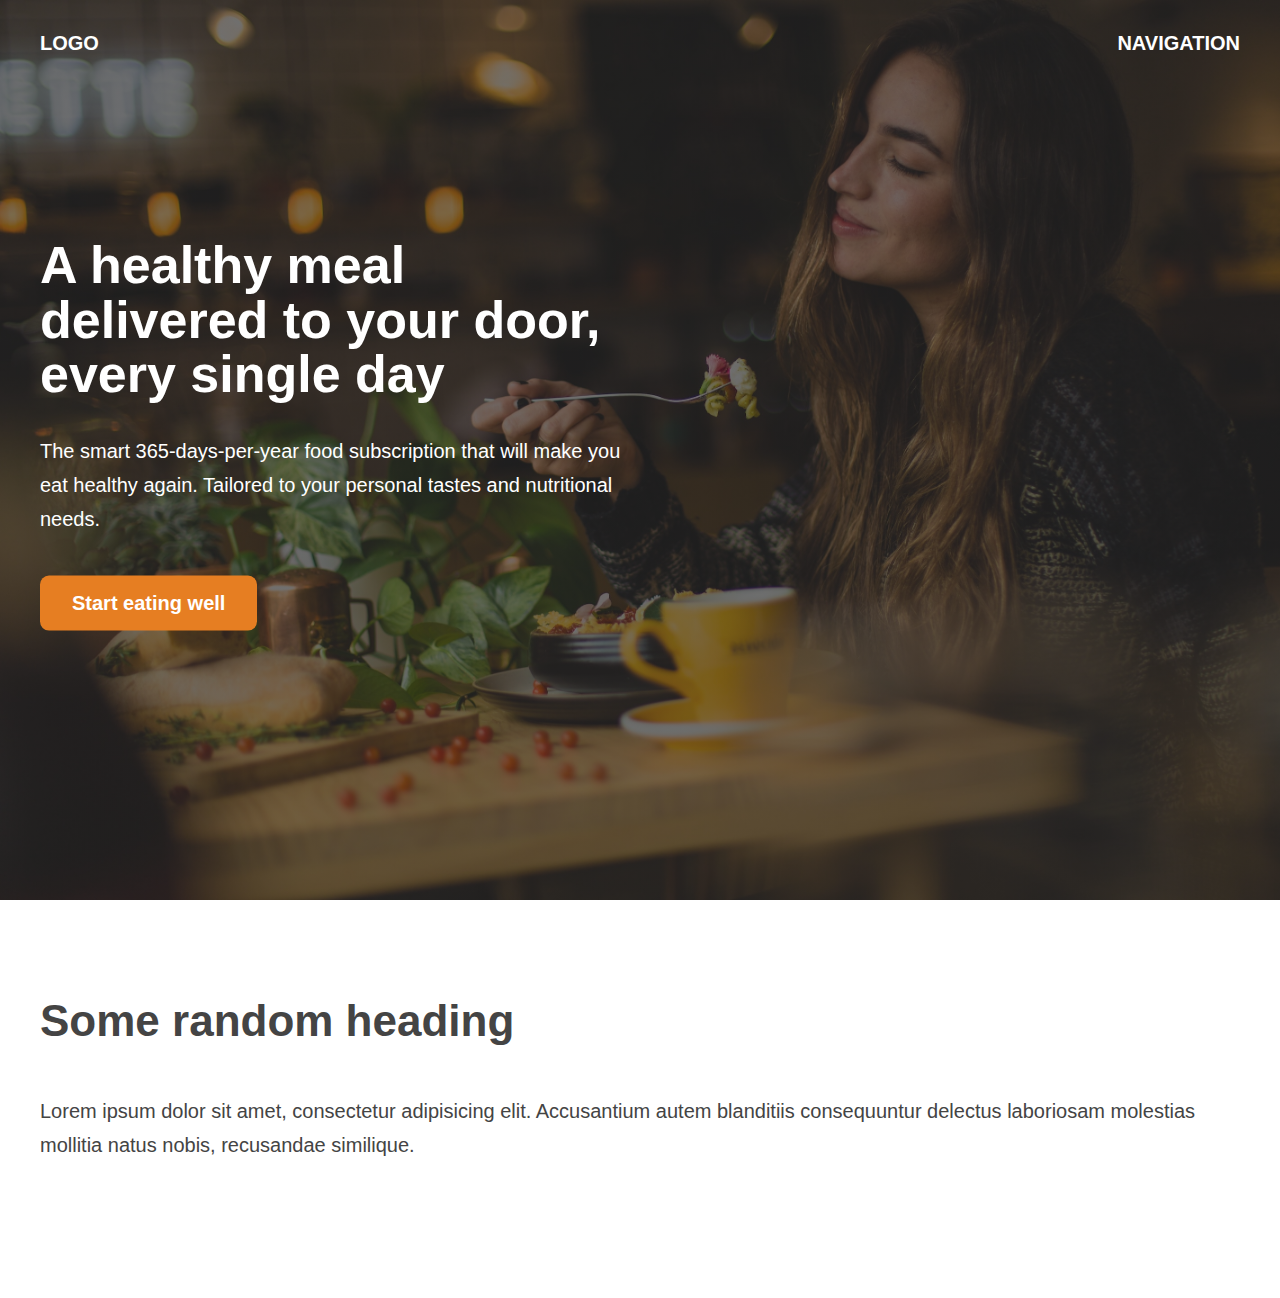
<file: hero.html>
<!DOCTYPE html>
<html lang="en">
<head>
    <meta charset="UTF-8">
    <link rel="stylesheet" href="hero.css">
    <title>Hero</title>
</head>
<body>
<header>
    <nav class="container">
        <div>LOGO</div>
        <div>NAVIGATION</div>
    </nav>

    <div class="header-container">
        <div class="header-container-left">
        <h1>A healthy meal delivered to your door, every single day</h1>
        <p>The smart 365-days-per-year food subscription that will make you eat healthy again.
            Tailored to your personal tastes and nutritional needs.</p>
        <a href="#" class="btn">Start eating well</a>
        </div>
    </div>
</header>
<section>
    <div class="container">
        <h2>Some random heading</h2>
        <p>Lorem ipsum dolor sit amet, consectetur adipisicing elit. Accusantium autem blanditiis consequuntur delectus
            laboriosam molestias mollitia natus nobis, recusandae similique.</p>
    </div>
</section>
</body>
</html>
</file>
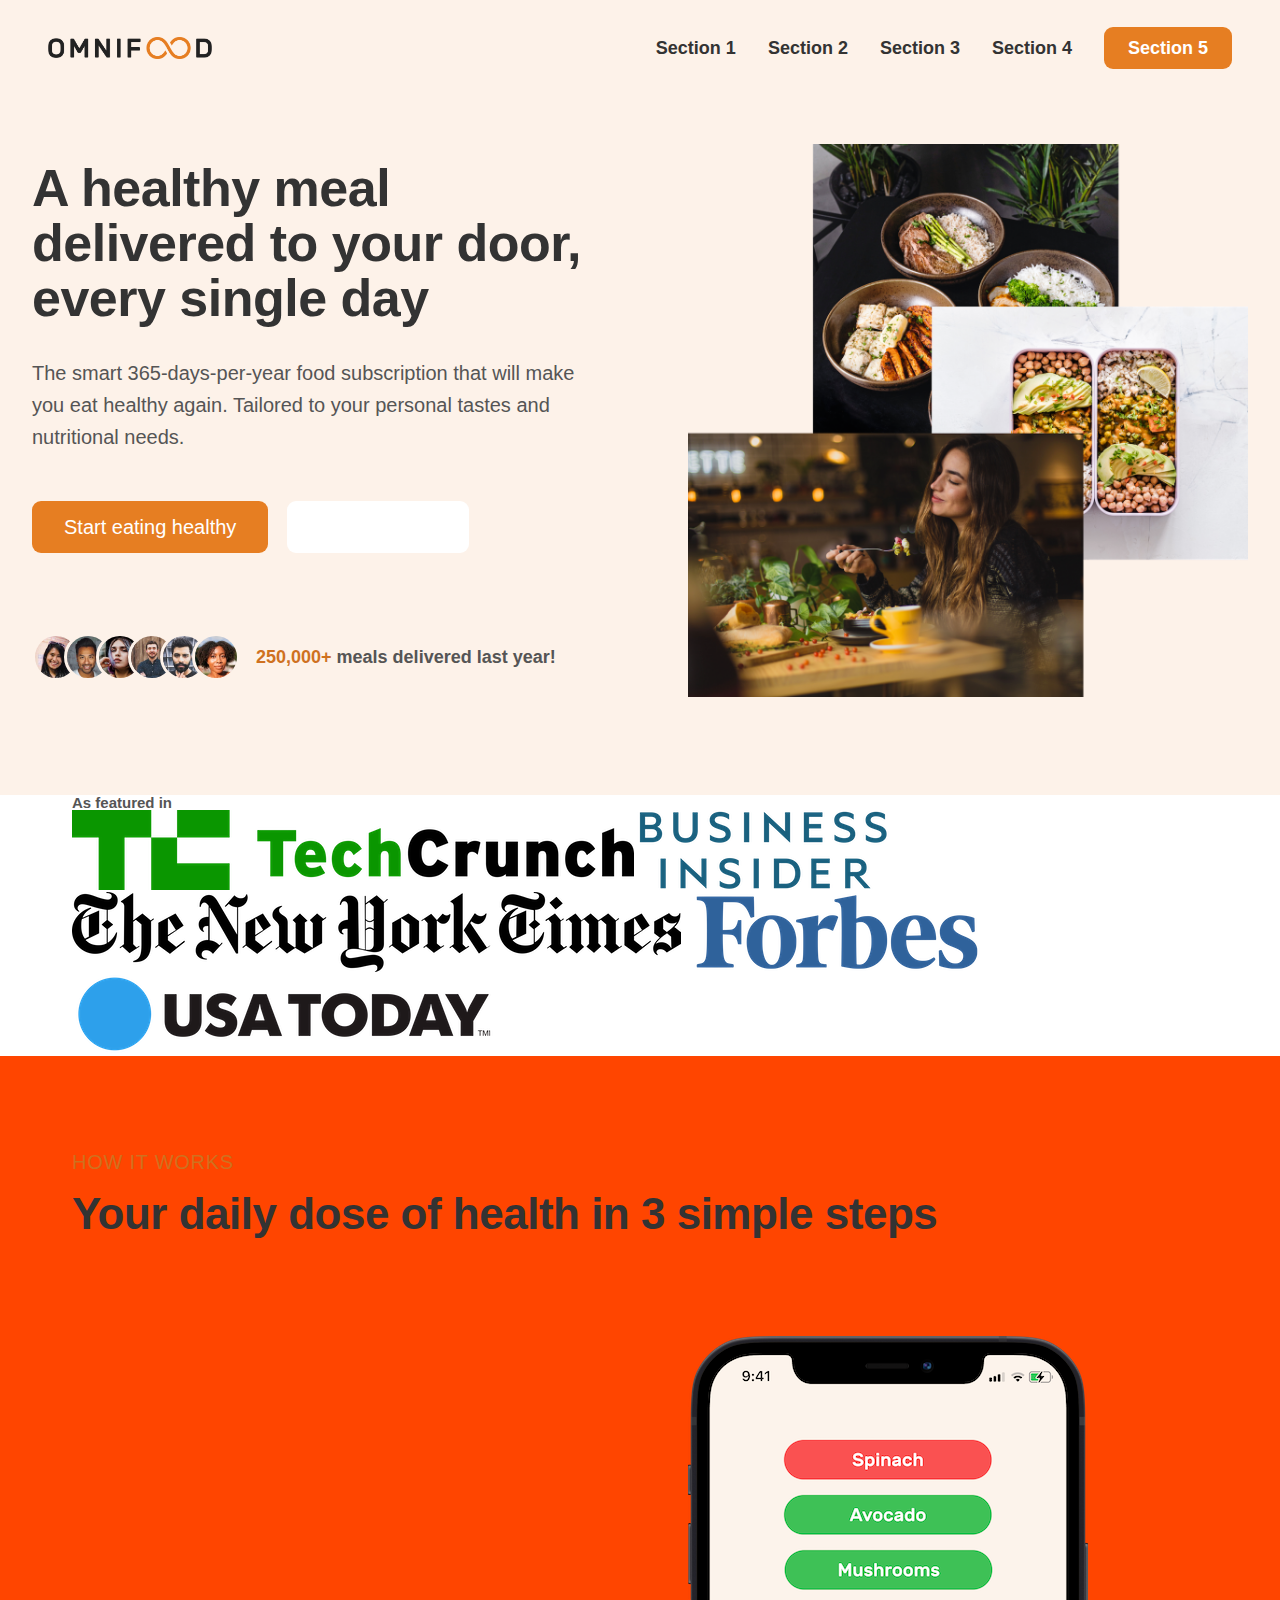
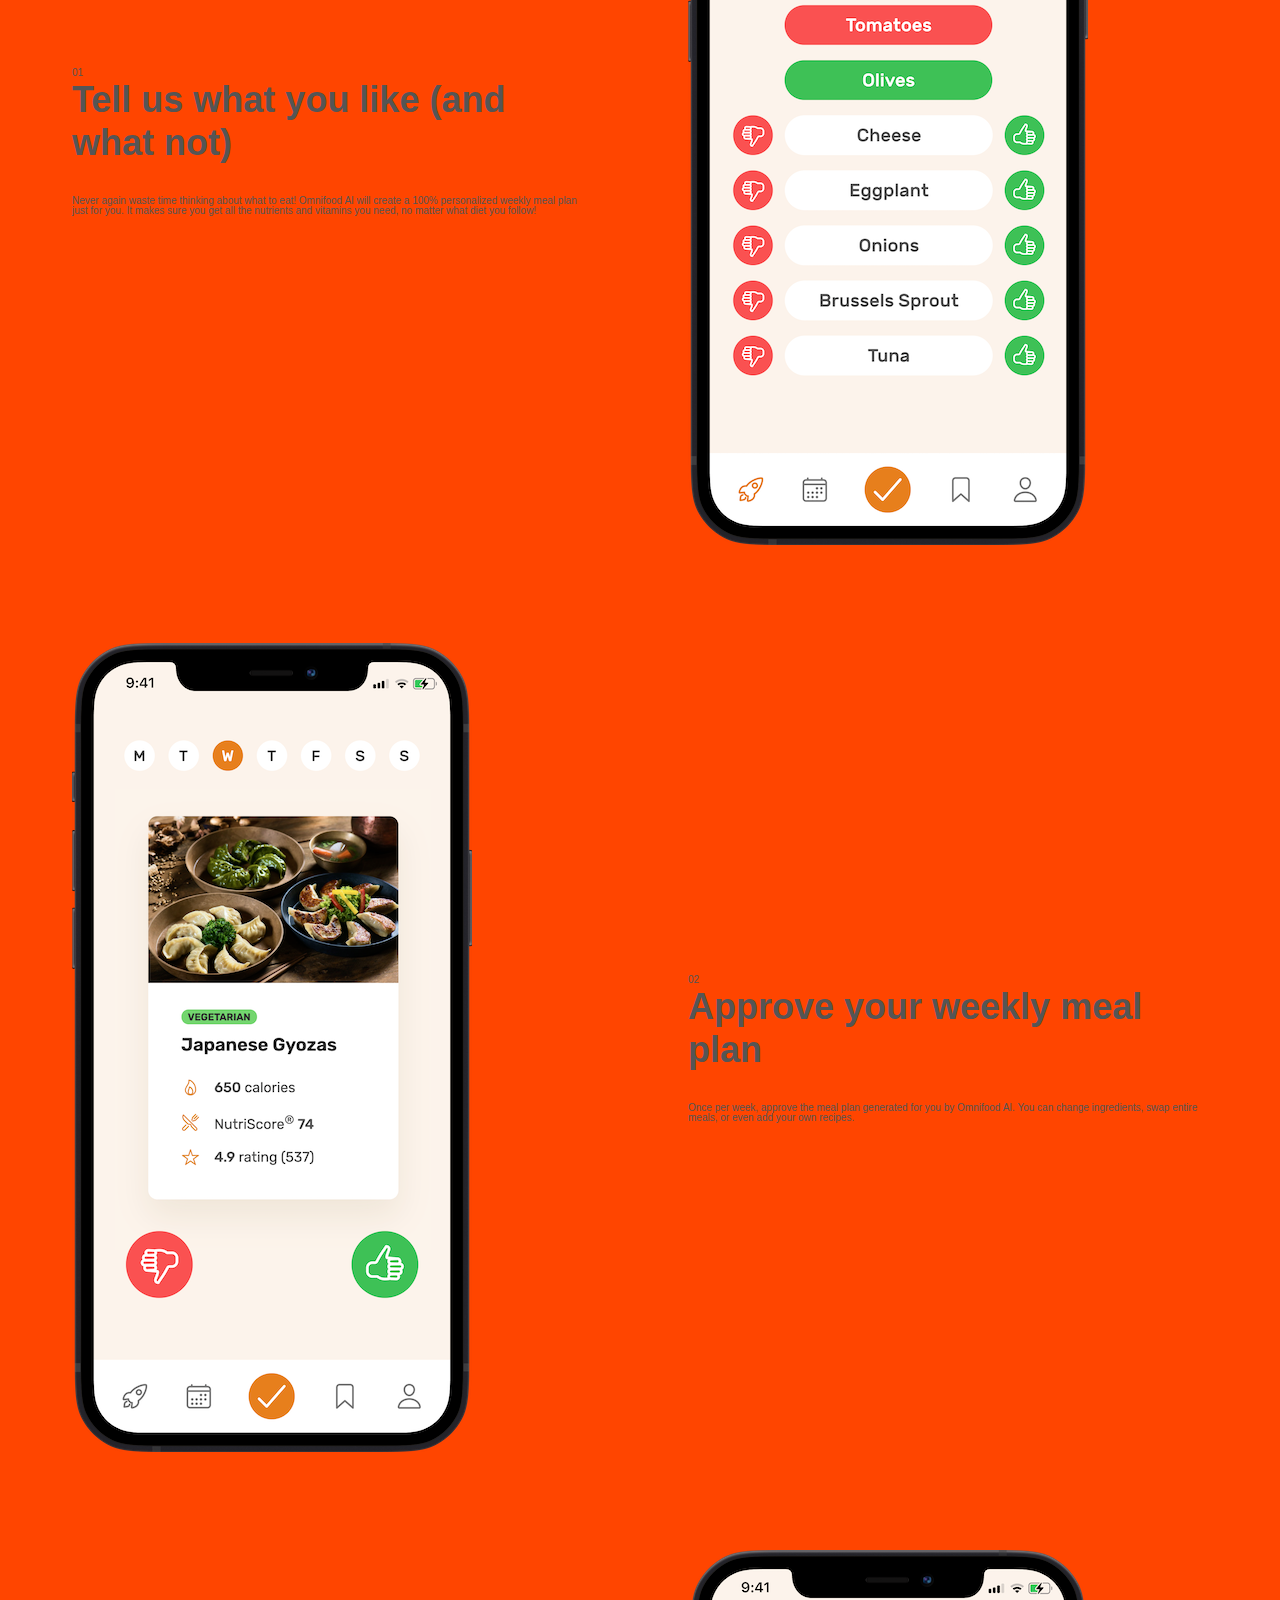
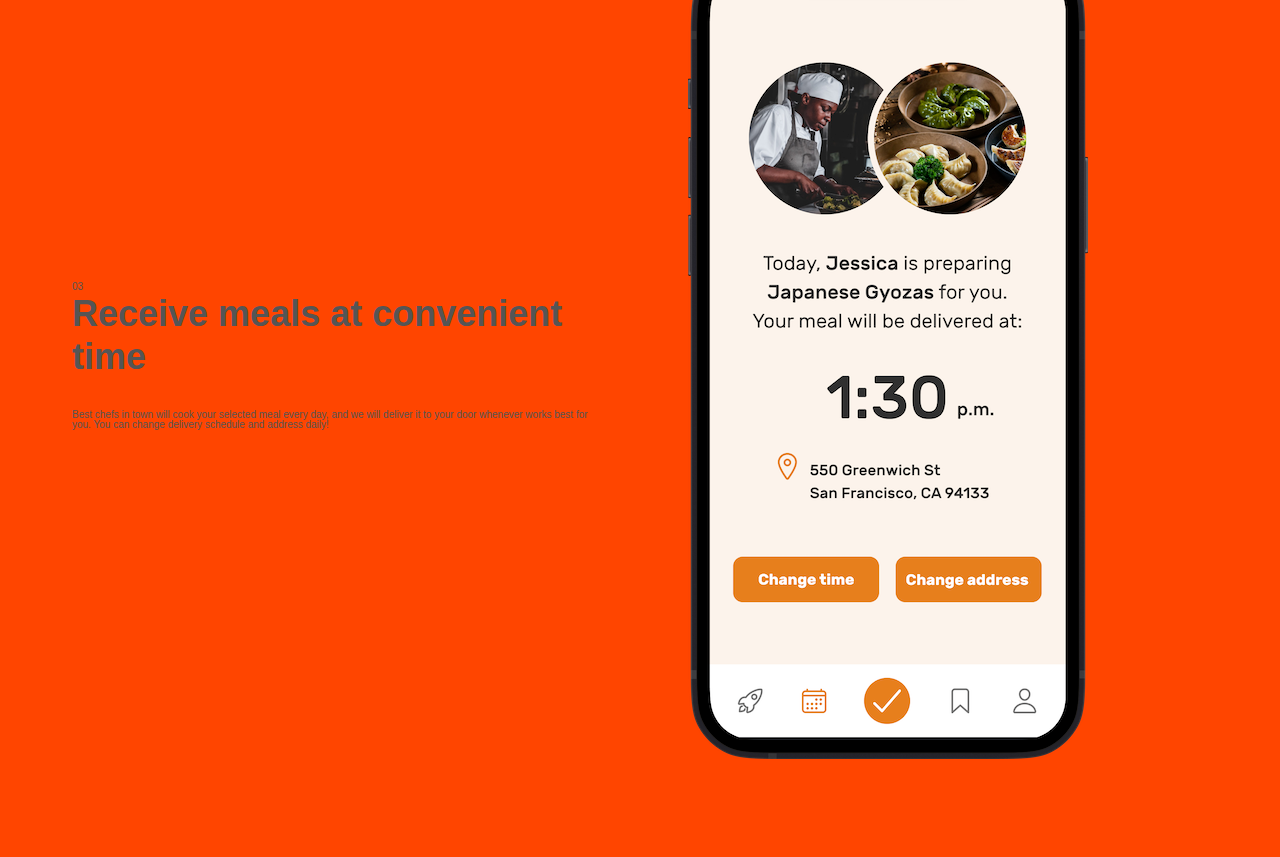
<file: omnifood.html>
<!DOCTYPE html>
<html lang="en">
<head>
    <meta charset="UTF-8">
    <meta http-equiv="X-UA-Compatible" content="IE=edge">
    <meta name="viewport" content="width=device-width, initial-scale=1.0">
    <link rel="stylesheet" href="css/general.css">
    <link rel="stylesheet" href="css/omnifood.css">
    <title>Omnifood</title>
</head>
<body>
<header class="header">
    <img class="logo" src="img/omnifood-logo.png" alt="omnifood logo">
    <nav class="main-nav">
        <ul class="main-nav-list">
            <li><a class="main-nav-link" href="#">Section 1</a></li>
            <li><a class="main-nav-link" href="#">Section 2</a></li>
            <li><a class="main-nav-link" href="#">Section 3</a></li>
            <li><a class="main-nav-link" href="#">Section 4</a></li>
            <li><a class="main-nav-link nav-cta" href="#">Section 5</a></li>
        </ul>
    </nav>
</header>

<main>
    <section class="section-hero">
        <div class="hero">
            <div class="hero-text-box">
                <h1 class="heading-primary">A healthy meal delivered to your door, every single day</h1>
                <p class="hero-description">The smart 365-days-per-year food subscription that will make you eat healthy
                    again.
                    Tailored to your personal tastes and nutritional needs.
                </p>
                <a href="#" class="btn btn--full margin-right-small">Start eating healthy</a>
                <a href="#" class="btn btn--outline">Learn more &darr;</a>
                <div class="delivered-meals">
                    <div class="delivered-imgs">
                        <img src="img/customers/customer-1.jpg" alt="customer photo">
                        <img src="img/customers/customer-2.jpg" alt="customer photo">
                        <img src="img/customers/customer-3.jpg" alt="customer photo">
                        <img src="img/customers/customer-4.jpg" alt="customer photo">
                        <img src="img/customers/customer-5.jpg" alt="customer photo">
                        <img src="img/customers/customer-6.jpg" alt="customer photo">
                    </div>
                    <p class="delivered-text"><span>250,000+</span> meals delivered last year!</p>
                </div>
            </div>
            <div class="hero-img-box">
                <img class="hero-img" src="img/hero.png"
                     alt="woman eating healthy food, meals in storage containers, and food bowls on a table">
            </div>
        </div>
    </section>
    <section class="section-featured">
        <div class="container">
            <h2 class="heading-featured-in">As featured in</h2>
            <div class="logos">
                <img src="img/logos/techcrunch.png" alt="techcrunch logo"/>
                <img src="img/logos/business-insider.png" alt="business-insider logo"/>
                <img src="img/logos/the-new-york-times.png" alt="The New York Times logo"/>
                <img src="img/logos/forbes.png" alt="forbes logo"/>
                <img src="img/logos/usa-today.png" alt="usa today logo"/>
            </div>
        </div>
    </section>
    <section class="section-how">
        <div class="container">
            <span class="subheading">How it works</span>
            <h2 class="heading-secondary">Your daily dose of health in 3 simple steps</h2>

        </div>
        <div class="container grid grid--2-columns grid-center-vertically">
            <!-- STEP 01 -->
            <div class="step-text-box">
                <p class="step-number">01</p>
                <h3 class="heading-tertiary">Tell us what you like (and what not)</h3>
                <p class="step-description">
                    Never again waste time thinking about
                    what to eat! Omnifood AI will create a 100%
                    personalized weekly meal plan just for you. It makes sure you get all the nutrients and vitamins you
                    need, no matter
                    what diet you follow!
                </p>
            </div>
            <div class="step-img-box">
                <img class="step-img" src="img/app/app-screen-1.png" alt="iPhone app preferences selection screen">
            </div>

            <!-- STEP 02 -->
            <div class="step-img-box">
                <img class="step-img" src="img/app/app-screen-2.png" alt="iPhone app approving plan screen">
            </div>
            <div class="step-text-box">
                <p class="step-number">02</p>
                <h3 class="heading-tertiary">Approve your weekly meal plan</h3>
                <p class="step-description">
                    Once per week, approve the meal plan generated for you by Omnifood AI. You can change
                    ingredients, swap entire meals, or even add your own recipes.
                </p>
            </div>

            <!-- STEP 03 -->
            <div class="step-text-box">
                <p class="step-number">03</p>
                <h3 class="heading-tertiary">Receive meals at convenient time</h3>
                <p class="step-description">
                    Best chefs in town will cook your selected meal every day, and we will deliver it to
                    your door whenever works best for you. You can change delivery schedule and address daily!
                </p>
            </div>
            <div class="step-img-box">
                <img class="step-img" src="img/app/app-screen-3.png" alt="iPhone app delivery screen">
            </div>
        </div>
    </section>
</main>
</body>
</html>
</file>
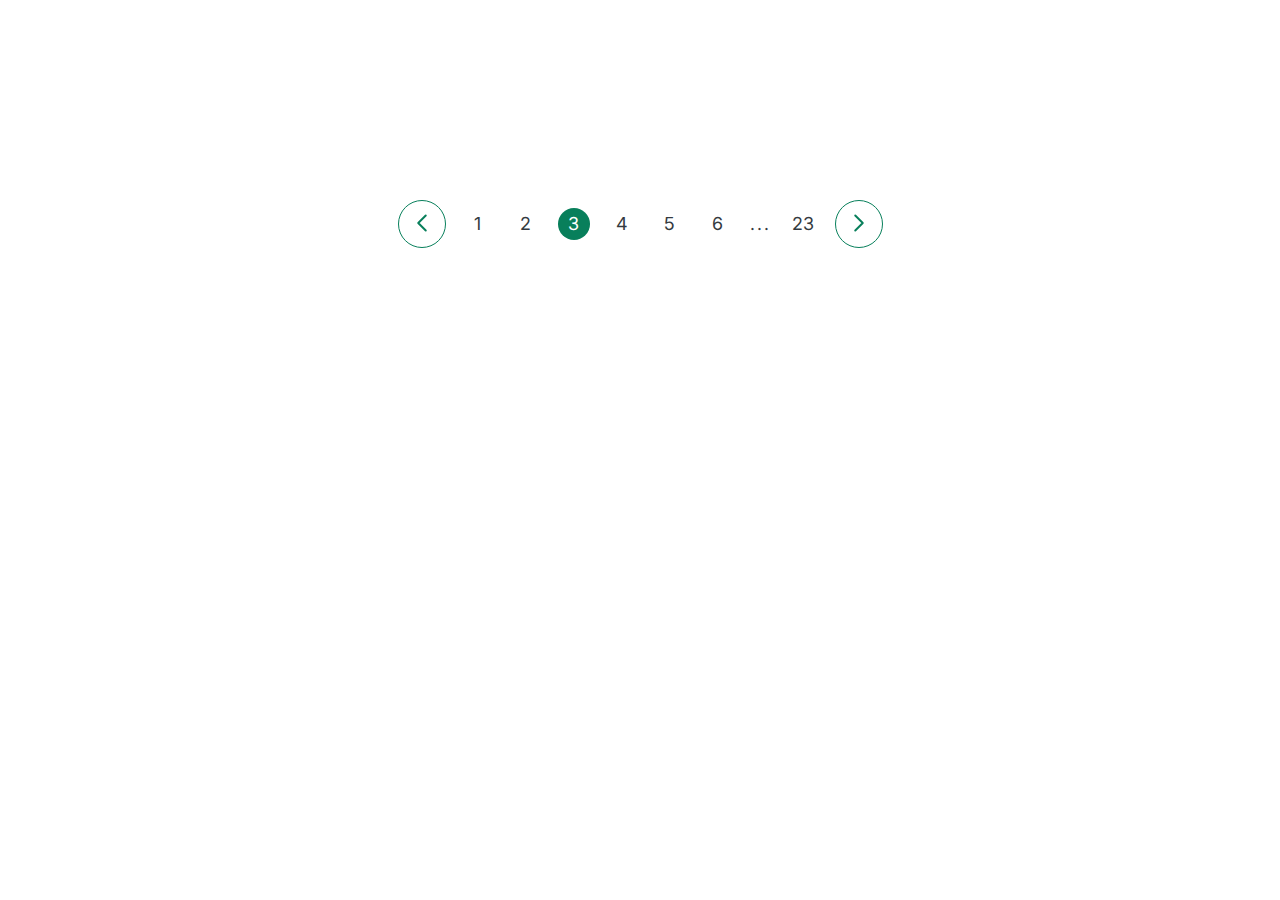
<file: pagination.html>
<!doctype html>
<html lang="en">
<head>
    <meta charset="UTF-8">
    <meta name="viewport"
          content="width=device-width, user-scalable=no, initial-scale=1.0, maximum-scale=1.0, minimum-scale=1.0">
    <meta http-equiv="X-UA-Compatible" content="ie=edge">
    <link rel="preconnect" href="https://fonts.gstatic.com" crossorigin>
    <link href="https://fonts.googleapis.com/css2?family=Inter:ital,opsz,wght@0,14..32,100..900;1,14..32,100..900&display=swap"
          rel="stylesheet">
    <title>Accordion</title>
    <style>
        /*
          SPACING SYSTEM (px)
          2 / 4 / 8 / 12 / 16 / 24 / 32 / 48 / 64 / 80 / 96 / 128

          FONT SIZE SYSTEM (px)
          10 / 12 / 14 / 16 / 18 / 20 / 24 / 30 / 36 / 44 / 52 / 62 / 74 / 86 / 98

          MAIN COLOR: #087f5b
          GRAY COLOR: #343a40
        */

        * {
            margin: 0;
            padding: 0;
            box-sizing: border-box;
        }

        body {
            font-family: 'Inter', sans-serif;
            color: #343a40;
            line-height: 1;
            font-size: 18px;

            display: flex;
            justify-content: center;
        }

        .pagination {
            margin-top: 200px;
            cursor: pointer;

            display: flex;
            align-items: center;
            gap: 16px;
        }

        .btn {
            cursor: pointer;
            background: #fff;
            border: 1px solid #087f5b;
            border-radius: 100%;
            height: 48px;
            width: 48px;
        }

        .btn-icon {
            width: 24px;
            height: 24px;
            stroke: #087f5b;
            stroke-width: 2;
        }

        .btn:hover {
            background-color: #087f5b;
        }

        .btn:hover .btn-icon{
            stroke: #fff;
        }

        a:link, a:visited {
            text-decoration: none;
            width: 32px;
            height: 32px;
            text-align: center;
            border-radius: 50%;
            background-color: #fff;
            color: #343a40;

            display: flex;
            justify-content: center;
            align-items: center;
        }

        a:hover, a:active, a.current-page {
            background-color: #087f5b;
            color: #fff;
        }

        .dots {
            letter-spacing: 2px;
        }
    </style>
</head>
<body>
<div class="pagination">
    <button class="btn">
        <svg xmlns="http://www.w3.org/2000/svg" fill="none" viewBox="0 0 24 24" stroke-width="1.5" stroke="currentColor"
             class="btn-icon">
            <path stroke-linecap="round" stroke-linejoin="round" d="M15.75 19.5 8.25 12l7.5-7.5"/>
        </svg>
    </button>
    <a href="#">1</a>
    <a href="#">2</a>
    <a href="#" class="current-page"><span>3</span></a>
    <a href="#">4</a>
    <a href="#">5</a>
    <a href="#">6</a>
    <span class="dots">...</span>
    <a href="#">23</a>
    <button class="btn">
        <svg xmlns="http://www.w3.org/2000/svg" fill="none" viewBox="0 0 24 24" stroke-width="1.5" stroke="currentColor"
             class="btn-icon">
            <path stroke-linecap="round" stroke-linejoin="round" d="m8.25 4.5 7.5 7.5-7.5 7.5"/>
        </svg>
    </button>
</div>
</body>
</html>
</file>
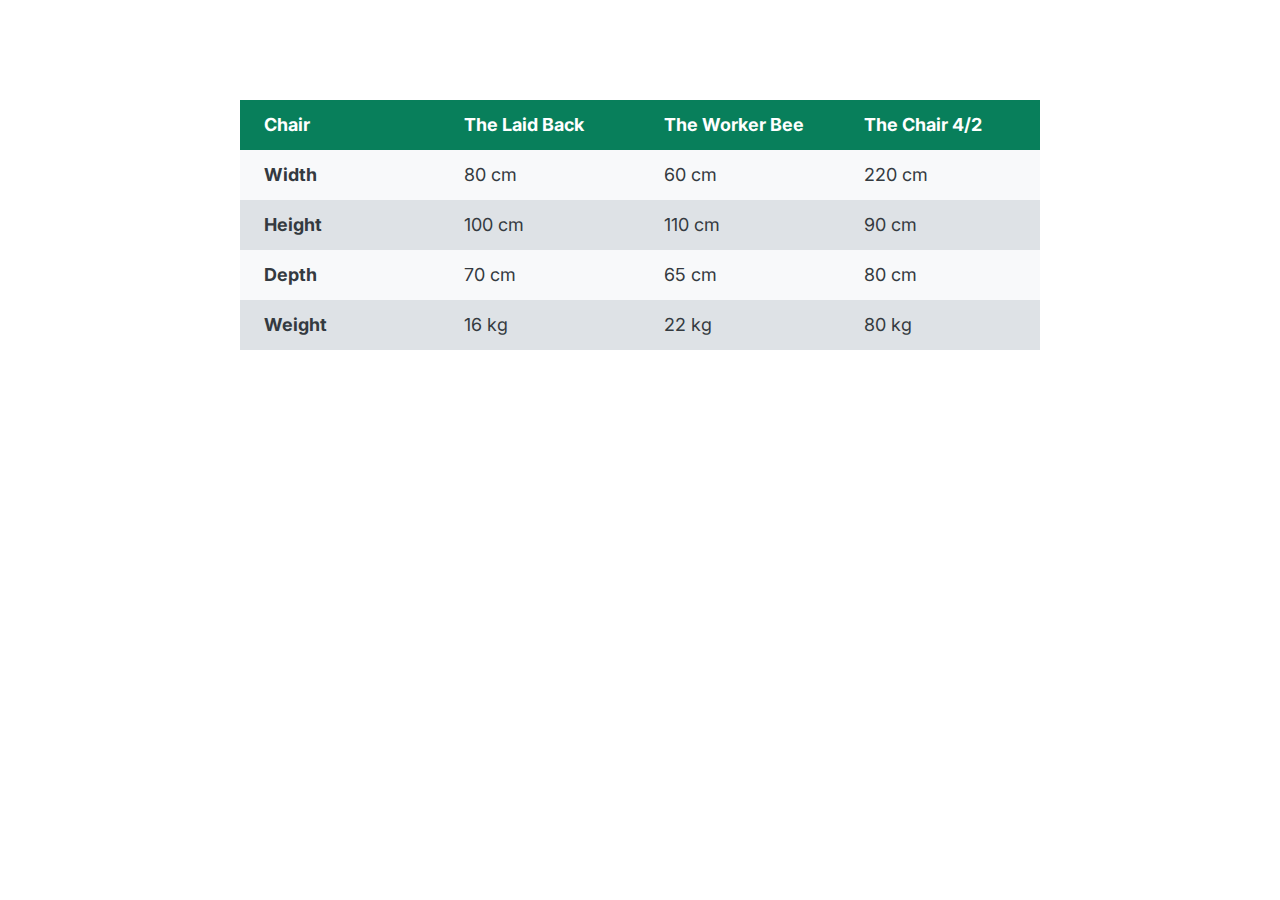
<file: table.html>
<!doctype html>
<html lang="en">
<head>
  <meta charset="UTF-8">
  <meta name="viewport"
        content="width=device-width, user-scalable=no, initial-scale=1.0, maximum-scale=1.0, minimum-scale=1.0">
  <meta http-equiv="X-UA-Compatible" content="ie=edge">
  <link rel="preconnect" href="https://fonts.gstatic.com" crossorigin>
  <link
    href="https://fonts.googleapis.com/css2?family=Inter:ital,opsz,wght@0,14..32,100..900;1,14..32,100..900&display=swap"
    rel="stylesheet">
  <title>Carousel</title>
  <style>
    /*
      SPACING SYSTEM (px)
      2 / 4 / 8 / 12 / 16 / 24 / 32 / 48 / 64 / 80 / 96 / 128

      FONT SIZE SYSTEM (px)
      10 / 12 / 14 / 16 / 18 / 20 / 24 / 30 / 36 / 44 / 52 / 62 / 74 / 86 / 98

      MAIN COLOR: #087f5b
      GRAY COLOR: #343a40
    */

    * {
      margin: 0;
      padding: 0;
      box-sizing: border-box;
    }

    body {
      font-family: 'Inter', sans-serif;
      color: #343a40;
      line-height: 1;
      display: flex;
      justify-content: center;
      margin-top: 100px;
    }

    table {
      width: 800px;
      border-collapse: collapse;
      font-size: 18px;
    }

    th, td {
      padding: 16px 24px;
      text-align: left;
    }

    thead th {
     text-align: left;
      background-color: #087f5b;
      color: #fff;
      width: 25%;
    }

    tbody tr:nth-child(odd) {
      background-color: #f8f9fa;
    }

    tbody tr:nth-child(even) {
      background-color: #dee2e6;
    }

    tr {
      height: 48px;
    }


  </style>
</head>
<body>
<table>
  <thead>
  <tr>
    <th>Chair</th>
    <th>The Laid Back</th>
    <th>The Worker Bee</th>
    <th>The Chair 4/2</th>
  </tr>
  </thead>
  <tbody>
  <tr>
    <th>Width</th>
    <td>80 cm</td>
    <td>60 cm</td>
    <td>220 cm</td>
  </tr>
  <tr>
    <th>Height</th>
    <td>100 cm</td>
    <td>110 cm</td>
    <td>90 cm</td>
  </tr>
  <tr>
    <th>Depth</th>
    <td>70 cm</td>
    <td>65 cm</td>
    <td>80 cm</td>
  </tr>
  <tr>
    <th>Weight</th>
    <td>16 kg</td>
    <td>22 kg</td>
    <td>80 kg</td>
  </tr>
  </tbody>
</table>
</body>
</html>
</file>
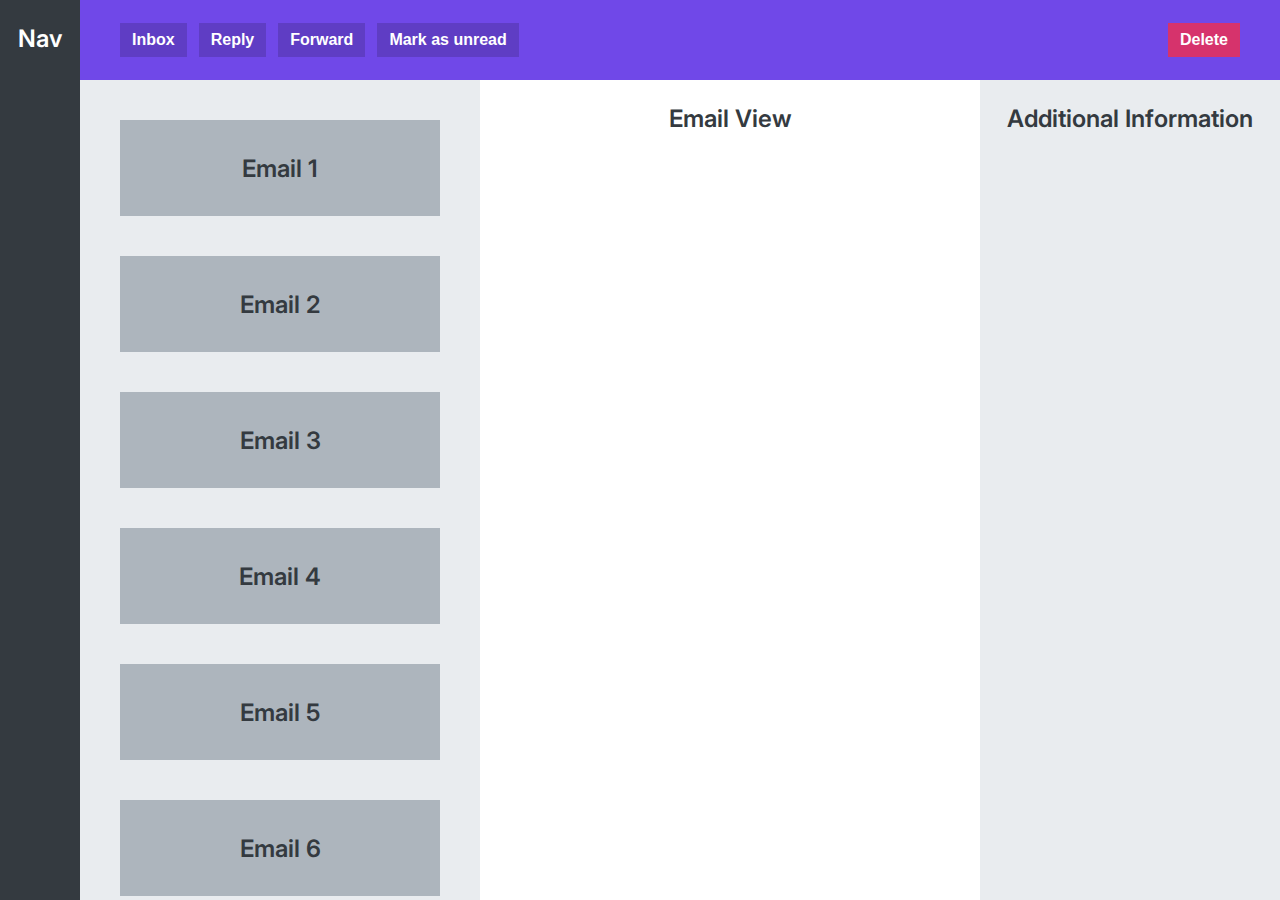
<file: web-app-layout.html>
<!doctype html>
<html lang="en">
<head>
    <meta charset="UTF-8">
    <meta name="viewport"
          content="width=device-width, user-scalable=no, initial-scale=1.0, maximum-scale=1.0, minimum-scale=1.0">
    <meta http-equiv="X-UA-Compatible" content="ie=edge">
    <link rel="preconnect" href="https://fonts.gstatic.com" crossorigin>
    <link
            href="https://fonts.googleapis.com/css2?family=Inter:ital,opsz,wght@0,14..32,100..900;1,14..32,100..900&display=swap"
            rel="stylesheet">
    <title>Web App Layout</title>
    <style>
        /*
          SPACING SYSTEM (px)
          2 / 4 / 8 / 12 / 16 / 24 / 32 / 48 / 64 / 80 / 96 / 128

          FONT SIZE SYSTEM (px)
          10 / 12 / 14 / 16 / 18 / 20 / 24 / 30 / 36 / 44 / 52 / 62 / 74 / 86 / 98

          MAIN COLOR: #087f5b
          GRAY COLOR: #343a40
        */

        * {
            margin: 0;
            padding: 0;
            box-sizing: border-box;
        }

        body {
            font-family: 'Inter', sans-serif;
            color: #343a40;
            font-size: 24px;
            height: 100vh;
            text-align: center;
            font-weight: 600;

            display: grid;
            grid-template-columns: 80px 400px 1fr 300px;
            grid-template-rows: 80px 1fr;
        }

        nav, section, main, aside {
            padding-top: 24px;
        }

        nav {
            background: #343a40;
            color: #fff;
            grid-row: 1 / -1;
        }

        menu {
            background: #7048e8;
            grid-column: 2 / -1;
            display: flex;
            align-items: center;
            gap: 12px;
            padding: 0 40px;
        }

        section {
            background-color: #e9ecef;
            padding: 40px;
            overflow: scroll;
            scroll-behavior: smooth;

            display: flex;
            flex-direction: column;
            gap: 40px;
        }

        main {
        }

        aside {
            background-color: #e9ecef;

        }

        button {
            display: inline-block;
            font-weight: 600;
            background-color: #5f3dc4;
            font-size: 16px;
            border: none;
            cursor: pointer;
            color: #fff;
            padding: 8px 12px;
        }

        button:last-child {
            background-color: #d6336c;
            margin-left: auto;
        }

        .email {
            background-color: #adb5bd;
            height: 96px;
            flex-shrink: 0;

            display: flex;
            align-items: center;
            justify-content: center;
        }
    </style>
</head>
<body>
<nav>Nav</nav>
<menu>
    <button>Inbox</button>
    <button>Reply</button>
    <button>Forward</button>
    <button>Mark as unread</button>
    <button>Delete</button>
</menu>
<section>
    <div class="email">Email 1</div>
    <div class="email">Email 2</div>
    <div class="email">Email 3</div>
    <div class="email">Email 4</div>
    <div class="email">Email 5</div>
    <div class="email">Email 6</div>
    <div class="email">Email 7</div>
    <div class="email">Email 8</div>
    <div class="email">Email 9</div>
    <div class="email">Email 10</div>
    <div class="email">Email 11</div>
    <div class="email">Email 12</div>
    <div class="email">Email 13</div>
    <div class="email">Email 14</div>
    <div class="email">Email 15</div>
</section>
<main>Email View</main>
<aside>Additional Information</aside>
</body>
</html>
</file>
<file: styles.css>
* {
  margin: 0;
  padding: 0;
  box-sizing: border-box;
}

body {
  font-family: sans-serif;
  color: #444;

  border-top: 5px solid #109880;
}

.container {
  width: 1200px;
  margin: 0 auto;
}

.main-header {
  background-color: #e6e5e5;
  padding: 20px 40px;
  margin-bottom: 60px;
  height: 80px;
}

.post-header {
  margin-bottom: 40px;
}

aside {
  padding: 50px 0;
  background-color: #e6e5e5;
  border-top: 5px solid #109880;
  border-bottom: 5px solid #109880;
  width: 500px;

}

nav {
  font-size: 18px;
  display: block;
}

nav a:link {
  display: inline-block;
  margin-right: 10px;
}

nav a:link:last-child {
  margin-right: 0;
}

article {
  margin-bottom: 60px;
}

h1, h2, h3 {
  color: #109880
}

h1 {
  font-size: 26px;
  font-style: italic;
  text-transform: uppercase;
}

h1::first-letter {
  font-style: normal;
  margin-right: 5px;
}

h2 {
  font-size: 40px;
  margin-bottom: 30px;
  /*background-color: darkorange;*/
  position: relative;
}

H2::after {
}

h2::after {
  content: "TOP";
  background-color: #ffe70e;
  font-size: 16px;
  font-weight: bold;
  display: inline-block;
  padding: 5px 10px;
  position: absolute;
  top: -15px;
  right: -25px;
  color: #000;
}

h3 {
  font-size: 32px;
  margin-bottom: 20px;
  margin-top: 40px;
}

h4 {
  font-size: 20px;
  text-transform: uppercase;
  text-align: center;
}

p {
  font-size: 22px;
  line-height: 1.5;
  margin-bottom: 15px;
}

h3 + p::first-line {
  /*color: red;*/
}

ul, ol {
  margin-left: 50px;
  margin-bottom: 20px;
}

li {
  font-size: 20px;
  margin-bottom: 10px;
}

li:last-child {
  margin-bottom: 0;
}

.related-posts {
  list-style: none;
}

.copyright {
  font-size: 14px;
}

.author {
  font-size: 14px;
  font-style: italic;
}

.related-author {
  font-size: 18px;
  font-weight: bold;

}

li:first-child {
  /*color: red;*/
}

li:last-child {
  /*color: darkviolet;*/
  /*font-style: italic;*/
}

li:nth-child(even) {
  /*color: darkgreen;*/
  /*font-weight: bold;*/
}

a:link {
  color: #109880;
  text-decoration: none;
}

a:visited {
  color: #109880;
}

a:hover {
  color: orangered;
  font-weight: bold;
  text-decoration: underline orangered;
}

a:active {
  background-color: black;
  font-style: italic;
}

.post-omg {
  width: 100%;
  height: auto;
}

/*   FLOAT   */

/*.container {*/
/*  width: 1200px;*/
/*}*/

/*.main-header {*/
/*  background-color: red;*/
/*  height: 0;*/
/*}*/

/*h1 {*/
/*  float: left;*/
/*}*/

/*nav {*/
/*  float: right;*/
/*}*/

/*nav a {*/
/*  margin-top: 0;*/
/*}*/

/*.author-img {*/
/*  float: left;*/
/*}*/

/*.author {*/
/*  margin-top: 10px;*/
/*}*/


/*  FLEXBOX */

.main-header {
  display: flex;
  align-items: center;
  justify-content: space-between;
}

.row {
  display: flex;
  gap: 75px;
  margin-bottom: 60px;
  align-items: flex-start;
}

article {
  margin-bottom: 0;
  flex: 1;
}

aside {
  flex: 0 0 300px;
}

.author-box {
  display: flex;
  align-items: center;
  margin-bottom: 15px;
}

.author {
  margin-bottom: 0;
  margin-left: 15px
}

.related-posts {
  margin: 30px 25px 0;
}

.related-post {
  display: flex;
  align-items: center;
  gap: 20px;
  margin-bottom: 30px;
}

.related-author {
  margin-bottom: 0;
  font-size: 14px;
  font-style: italic;
  font-weight: normal;
}

.related-link:link {
  font-size: 17px;
  font-weight: bold;
  font-style: normal;
  margin-bottom: 10px;
  display: block;
}
</file>
<file: challenge-2-styles.css>
* {
  margin: 0;
  padding: 0;
  box-sizing: border-box;
}

body {
  font-family: sans-serif;
  font-size: 16px;
  line-height: 1.6;
  color: #444;
}

.product {
  width: 900px;
  margin: 50px auto 0 auto;
  border: 4px solid black;
  position: relative;
  display: grid;
  grid-template-columns: 250px 1fr 1fr;
  column-gap: 40px;
}

.product-title {
  font-size: 22px;
  text-align: center;
  background-color: #e6e5e5;
  text-transform: uppercase;
  align-content: center;
  padding: 20px;
}

.product-title::after {
  content: "sale";
  text-transform: uppercase;
  background-color: #f00;
  color: #fff;
  padding: 10px;
  position: absolute;
  display: inline-block;
  top: -25px;
  left: -50px;
  letter-spacing: 5px;
}

.percentage {
  position: absolute;
  display: inline-block;
  background-color: #000;
  color: #fff;
  font-size: 22px;
  letter-spacing: 5px;
  padding: 10px;
  top: -15px;
  left: 40px;
}

.details-title {
  font-size: 22px;
  text-transform: uppercase;
  margin-bottom: 10px;
}

.price {
  font-size: 22px;
  margin-bottom: 5px;
}

.shipping {
  font-size: 12px;
  letter-spacing: 2px;
  color: #999;
  text-transform: uppercase;
  margin-bottom: 20px;
}

.description {
  font-size: 16px;
  margin-bottom: 15px;
}

.more-info:link, .more-info:visited {
  color: black;
  display: inline-block;
  cursor: pointer;
  margin-bottom: 15px;
}

.more-info:hover, .more-info:active {
  cursor: pointer;
  text-decoration: none;
}

.color {
  width: 25px;
  height: 25px;
  background-color: #000;
}

.color:nth-of-type(1) {
  background-color: #000;
}
.color:nth-of-type(2) {
  background-color: #106CD6FF;
}
.color:nth-of-type(3) {
  background-color: #C61515FF;
}
.color:nth-of-type(4) {
  background-color: #E86C0BFF;
}
.color:nth-of-type(5) {
  background-color: #71b312;
}
.color:nth-of-type(6) {
  background-color: #A52A2AFF;
}

.details-list {
  list-style: square;
  margin: 0 20px;
}

.details-list li {
  margin-bottom: 10px;
  font-size: 16px;
}

.add-cart {
  background-color: #000;
  color: #fff;
  border: none;
  font-size: 20px;
  font-weight: bold;
  text-transform: uppercase;
  cursor: pointer;
  width: 100%;
  padding: 20px;
  border-top: 5px solid black;
  flex: 1;
  display: flex;
  justify-content: center;
}

.add-cart:hover {
  color: #000;
  background-color: #fff;
}

/*   FLEXBOX  */

.price-container {
  display: flex;
  align-items: center;
  gap: 15px;
}

.product-title {
  display: grid;
  grid-column: 1 / -1;
}

.product-img {
  display: grid;
  grid-column: 1 / 2;
}

.product-info {
  margin-top: 20px;
  grid-column: 2 / 3;
}

.product-details {
  margin-top: 20px;
  grid-column: 3 / -1;
}

.shipping {
  margin-bottom: 0;
}

.colors {
  display: flex;
  justify-content: stretch;
  gap: 15px;
}

.color {
  margin: 0 0;
}

.button-container {
  display: flex;
  align-items: center;
  gap: 15px;
  background-color: #444;
  grid-column: 1 / -1;
}

.more-info-wrapper {
  flex: 1;
  display: flex;
  justify-content: center;
}
</file>
<file: design-style.css>
/*
SPACING SYSTEM (px)
2 / 4 / 8 / 12 / 16 / 24 / 32 / 48 / 64 / 80 / 96 / 128

FONT SIZE SYSTEM (px)
10 / 12 / 14 / 16 / 18 / 20 / 24 / 30 / 36 / 44 / 52 / 62 / 74 / 86 / 98
*/

* {
  margin: 0;
  padding: 0;
  box-sizing: border-box;
}

/* ------------------------ */
/* GENERAL STYLES */
/* ------------------------ */
body {
  font-family: 'Inter', sans-serif;
}

.container {
  width: 960px;
  margin: 0 auto;
}

header,
section {
  margin-bottom: 48px;
}

h2 {
  margin-bottom: 48px;
  font-size: 36px;
  letter-spacing: -0.5px;

}

.grid-3-cols {
  display: grid;
  grid-template-columns: repeat(3, 1fr);
  column-gap: 80px;
}

/* ------------------------ */
/* COMPONENT STYLES */
/* ------------------------ */

/* HEADER */
header {
  display: grid;
  grid-template-columns: repeat(2, 1fr);
  column-gap: 80px;
  margin-top: 48px;
}

.header-text-box {
  align-self: center;
}

h1 {
  margin-bottom: 44px;
  line-height: 1.1;
  letter-spacing: -0.5px;
}

.header-text {
  margin-bottom: 24px;
  font-size: 18px;
  line-height: 1.7;
}

img {
  width: 100%;
}

/* FEATURES */
.features-icon {
}

.features-title {
  margin-bottom: 16px;
  font-size: 20px;
}

.features-text {
  font-size: 18px;
  line-height: 1.7;
}

/* TESTIMONIAL */
.testimonial-section {
}

.testimonial-box {
  grid-column: 2 / -1;
  align-self: center;
}

.testimonial-box h2 {
  margin-bottom: 24px;
  font-size: 24px;
}

.testimonial-text {
  font-style: italic;
  margin-bottom: 24px;
  font-size: 18px;
  line-height: 1.7;
}

/* CHAIRS */
.chair-box {
  padding: 24px;
}

h3 {
  margin-bottom: 24px;
  font-size: 20px;
}

.chair-details {
  list-style: none;
  margin-bottom: 24px;
}

.chair-details li {
  display: flex;
  align-items: center;
  gap: 12px;
  margin-bottom: 24px;
}

.chair-details li:last-child {
  margin-bottom: 0;
}

.chair-icon {
}

.chair-price {
  display: flex;
  justify-content: space-between;
  font-size: 20px;
}

footer {
  margin-bottom: 48px;
  font-size: 14px;
}
</file>
<file: hero.css>
* {
    box-sizing: border-box;
    margin: 0;
    padding: 0;
}

html {
    font-family: "Rubik", sans-serif;
    color: #444;
}

.container {
    margin: 0 auto;
    width: 1200px;
}

nav {
    font-size: 20px;
    font-weight: 700;
    display: flex;
    justify-content: space-between;
    margin-bottom: 24px;
    padding-top: 32px;
}

.header-container {
    width: 1200px;
    position: absolute;
    left: 50%;
    top: 50%;
    transform: translate(-50%, -50%);
}

.header-container-left {
    width: 50%;
}

header {
    height: 100vh;
    position: relative;

    background-image: linear-gradient(rgba(34, 34, 34, 0.6), rgba(34, 34, 34, 0.6)), url("img/hero2.jpg");
    background-size: cover;


    color: #fff;
}

h1 {
    font-size: 52px;
    margin-bottom: 32px;
    line-height: 1.05;
}

h2 {
    font-size: 44px;
    margin-bottom: 48px;
}

p {
    font-size: 20px;
    line-height: 1.7;
    margin-bottom: 40px;
}

section {
    padding: 96px 0;
}

.btn:link, .btn:visited {
    font-size: 20px;
    font-weight: 600;
    text-decoration: none;
    background-color: #e67e22;
    color: #fff;
    display: inline-block;
    padding: 16px 32px;
    margin-bottom: 32px;
    border-radius: 9px;
}
</file>
<file: css/general.css>
* {
  box-sizing: border-box;
  margin: 0;
  padding: 0;
}

*:focus {
  outline: none;
  box-shadow: 0 0 0 8px rgba(230, 126, 0, 0.5);
}

html {
  font-size: 62.5%;
  overflow-x: hidden;
}

body {
  font-family: "Rubik", sans-serif;
  line-height: 1;
  font-weight: 400;
  color: #555;
  overflow-x: hidden;
}

/*********************************/
/* GENERAL REUSABLE COMPONENTS   */
/*********************************/

.container {
  max-width: 120rem;
  padding: 0 3.2rem;
  margin: 0 auto;
}

.grid {
  display: grid;
  row-gap: 9.6rem;
  column-gap: 6.4rem;
}

.grid:not(:last-child) {
  margin-bottom: 9.6rem;
}

.grid--2-columns {
  grid-template-columns: repeat(2, 1fr);
}

.grid--3-columns {
  grid-template-columns: repeat(3, 1fr);
}

.grid--4-columns {
  grid-template-columns: repeat(4, 1fr);
}

.grid--5-columns {
  grid-template-columns: repeat(5, 1fr);
}

.grid-center-vertically {
  align-items: center;
}

.heading-primary,
.heading-secondary {
  font-weight: 700;
  color: #333;
  letter-spacing: -0.5px;
}

.heading-primary {
  font-size: 5.2rem;
  line-height: 1.05;
  margin-bottom: 3.2rem;
}

.heading-secondary {
  font-size: 4.4rem;
  line-height: 1.2;
  margin-bottom: 9.6rem;
}

.heading-tertiary {
  font-size: 3.6rem;
  line-height: 1.2;
  margin-bottom: 3.2rem;
}

.subheading {
  display: block;
  font-size: 2rem;
  font-weight: 500;
  color: #cf711f;
  text-transform: uppercase;
  margin-bottom: 1.6rem;
  letter-spacing: 0.75px;
}

.btn,
.btn:link,
.btn:visited {
  display: inline-block;
  font-size: 2rem;
  /*color: #fff;*/
  padding: 1.6rem 3.2rem;
  text-decoration: none;
  border-radius: 9px;
  transition: all 0.3s;

  border: none;
  cursor: pointer;
  font-family: inherit;
}

.btn--full:link,
.btn--full:visited {
  background-color: #e67e22;
  color: #fff;
}

.btn--full:hover,
.btn--full:active {
  background-color: #cf711f;
}

.btn--outline:link,
.outline:visited {
  background-color: #fff;
  color: #555;
}

.btn--outline:hover,
.btn--outline:active {
  background-color: #fdf2e9;
  box-shadow: inset 0 0 0 3px #fff;
}

.btn--form {
  color: #fdf2e9;
  background-color: #45260a;
  align-self: end;
  padding: 1.2rem;
}

.btn--form:hover {
  color: #555;
  background-color: #fff;
}

.list {
  list-style: none;
  display: flex;
  flex-direction: column;
  gap: 1.6rem;
}

.list-item {
  font-size: 1.8rem;
  display: flex;
  align-items: center;
  gap: 1.6rem;
  line-height: 1.2;
}

.list-icon {
  width: 3rem;
  height: 3rem;
  color: #e67e22;
}

.margin-right-small {
  margin-right: 1.6rem !important;
}

.margin-bottom-medium {
  margin-bottom: 4.8rem !important;
}

strong {
  font-weight: 700;
}
</file>
<file: css/omnifood.css>
* {
    box-sizing: border-box;
    margin: 0;
    padding: 0;
}

html {
    font-size: 62.5%;
}

body {
    font-family: sans-serif;
    line-height: 1;
    font-weight: 400;
    color: #555;
}

/*********************************/
/* GENERAL REUSABLE COMPONENTS   */
/*********************************/

.container {
    max-width: 120rem;
    padding: 0 3.2rem;
    margin: 0 auto;
}

.grid {
    display: grid;
    gap: 9.6rem;
}

.grid--2-columns {
    grid-template-columns: repeat(2, 1fr);
}

.grid--3-columns {
    grid-template-columns: repeat(3, 1fr);
}

.grid--4-columns {
    grid-template-columns: repeat(4, 1fr);
}

.heading-primary {
    font-size: 5.2rem;
    font-weight: 700;
    line-height: 1.05;
    color: #333;
    letter-spacing: -0.5px;
    margin-bottom: 3.2rem;
}

.btn--full:link, .btn--full:visited {
    background-color: #e67e22;
}

.btn--full:hover, .btn--full:active {
    background-color: #cf711f;
}

.btn--outline:link, .outline:visited {
    background-color: #fff;
    color: #555;
}

.btn--outline:hover, .btn--outline:active {
    background-color: #fdf2e9;
    box-shadow: inset 0 0 0 3px #fff;
}

.margin-right-small {
    margin-right: 1.6rem !important;
}

/*********************************/
/* HEADER                        */
/*********************************/

.header {
    display: flex;
    justify-content: space-between;
    align-items: center;
    background-color: #fdf2e9;
    /* fixed height because we want to make it sticky */
    height: 9.6rem;
    padding: 0 4.8rem;
}

.logo {
    height: 2.2rem;
}

/*********************************/
/* NAVIGATION                  */
/*********************************/

.main-nav-list {
    list-style: none;
    display: flex;
    align-items: center;
    gap: 3.2rem;

}

.main-nav-link:link, .main-nav-link:visited {
    display: inline-block;
    text-decoration: none;
    color: #333;
    font-weight: 600;
    font-size: 1.8rem;
    transition: all 0.3s;
}

.main-nav-link:hover, .main-nav-link:active {
    color: #cf711f;
}

.main-nav-link.nav-cta:link, .main-nav-link.nav-cta:visited {
    padding: 1.2rem 2.4rem;
    border-radius: 9px;
    color: #fff;
    background-color: #e67e22;
}

.main-nav-link.nav-cta:hover, .main-nav-link.nav-cta:active {
    background-color: #cf711f;
}

/*********************************/
/* HERO SECTION                  */
/*********************************/

.section-hero {
    background-color: #fdf2e9;
    padding: 4.8rem 0 9.6rem 0;
}

.hero {
    max-width: 130rem;
    margin: 0 auto;
    display: grid;
    align-items: center;
    grid-template-columns: 1fr 1fr;
    gap: 9.6rem;
    padding: 0 3.2rem;
}

.hero-description {
    font-size: 2rem;
    line-height: 1.6;
    margin-bottom: 4.8rem;
}

.btn:link, .btn:visited {
    display: inline-block;
    font-size: 2rem;
    color: #fff;
    padding: 1.6rem 3.2rem;
    text-decoration: none;
    border-radius: 9px;
    transition: background-color 0.3s;
}

.hero-img {
    width: 100%;
}

.delivered-meals {
    display: flex;
    align-items: center;
    gap: 1.6rem;
    margin-top: 8rem;
}

.delivered-imgs {
    display: flex;
}

.delivered-imgs img {
    height: 4.8rem;
    width: 4.8rem;
    border-radius: 50%;
    margin-right: -1.6rem;
    border: 3px solid #fdf2e9;
}

.delivered-imgs img:last-child {
    margin-right: 0;
}

.delivered-text {
    font-size: 1.8rem;
    font-weight: 600;
}

.delivered-text span {
    color: #cf711f;
    font-weight: 700;
}

/*********************************/
/* HOW IT WORKS SECTION          */
/*********************************/

.section-how {
    padding: 9.6rem 0;
    background-color: orangered;
}
</file>
